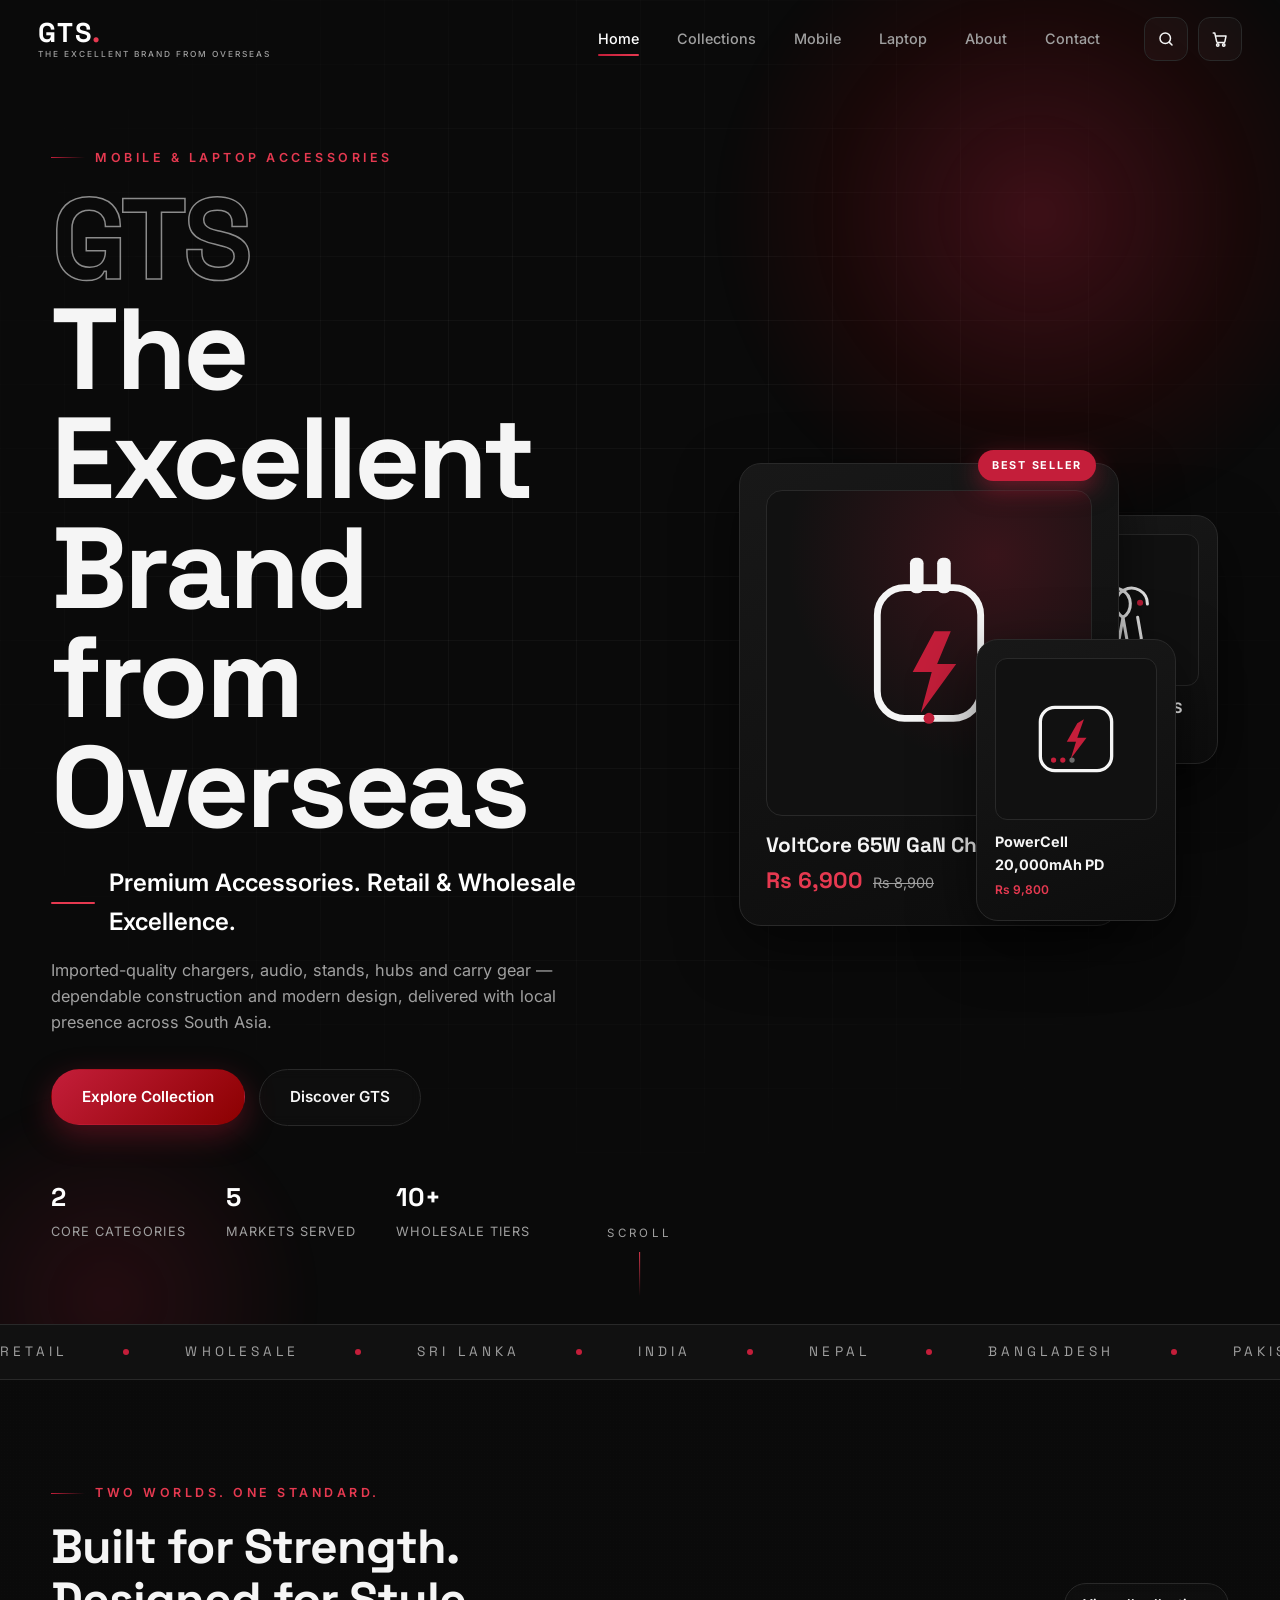
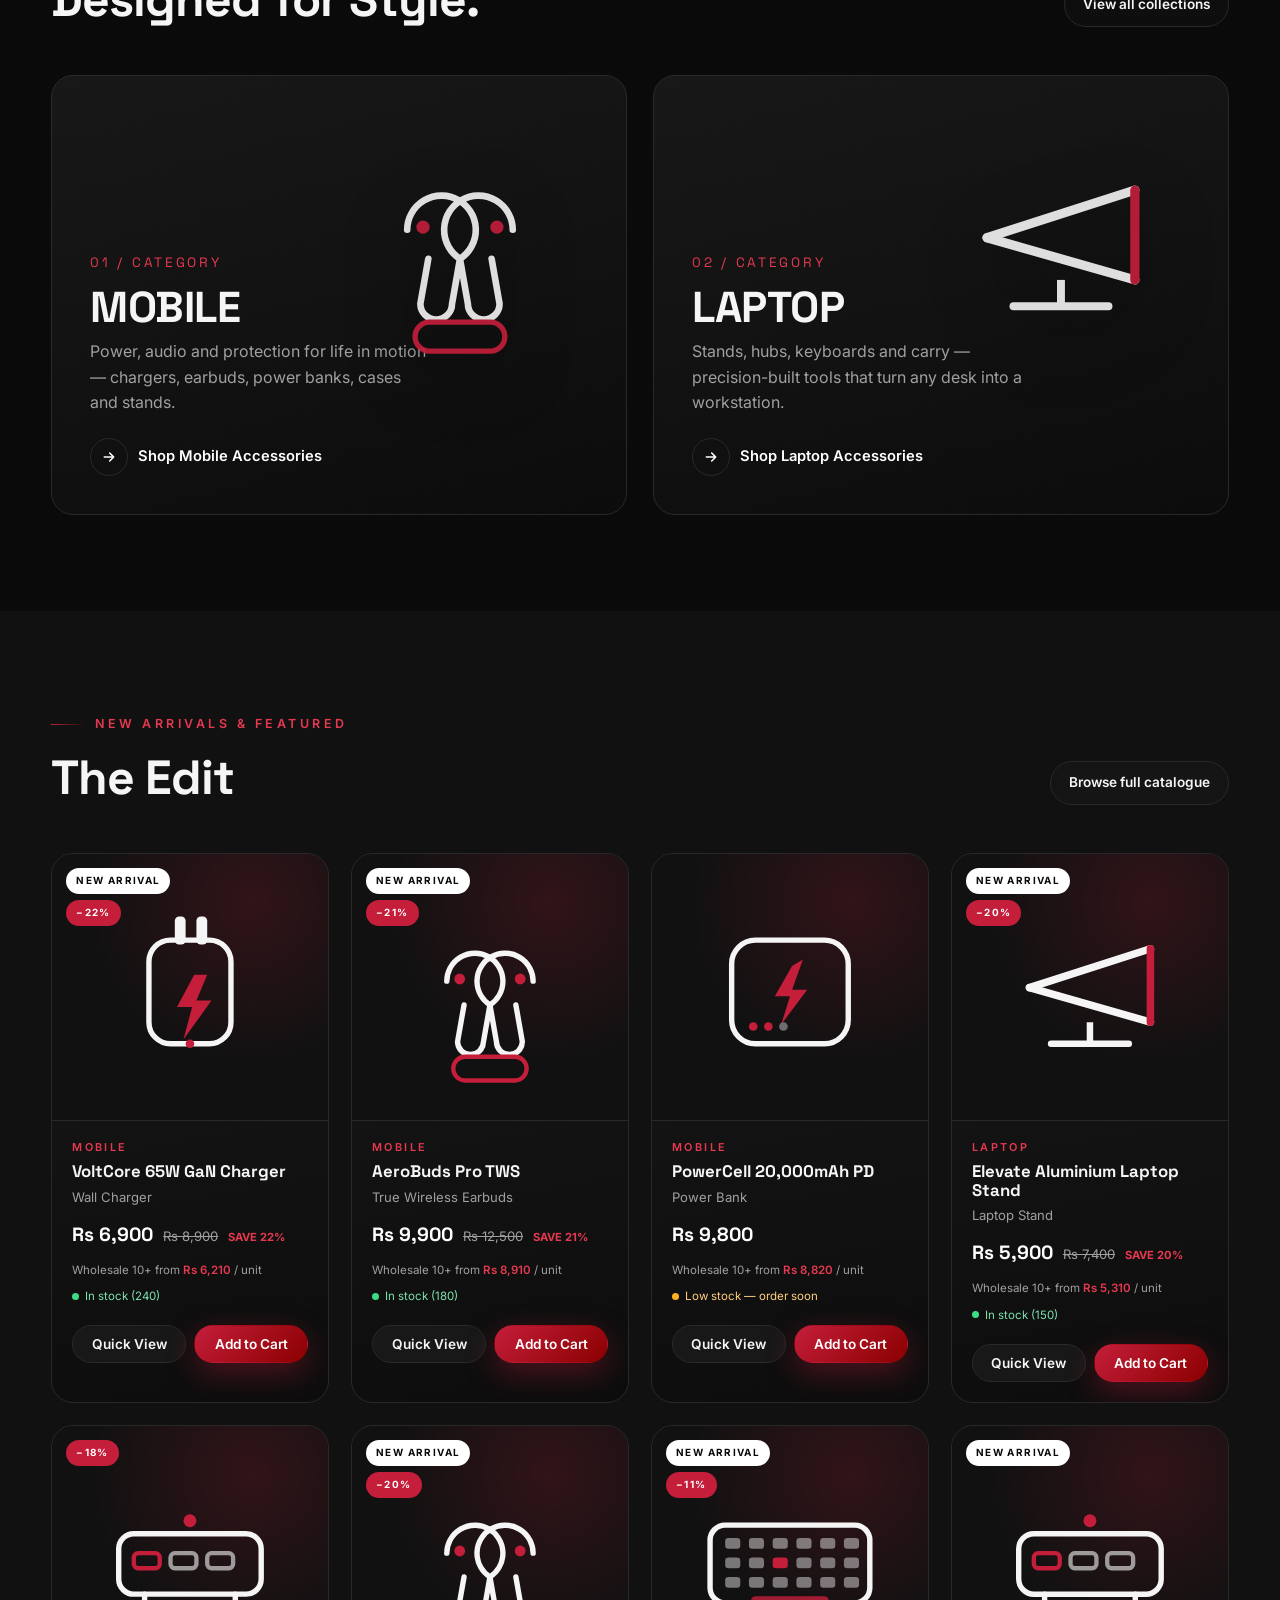
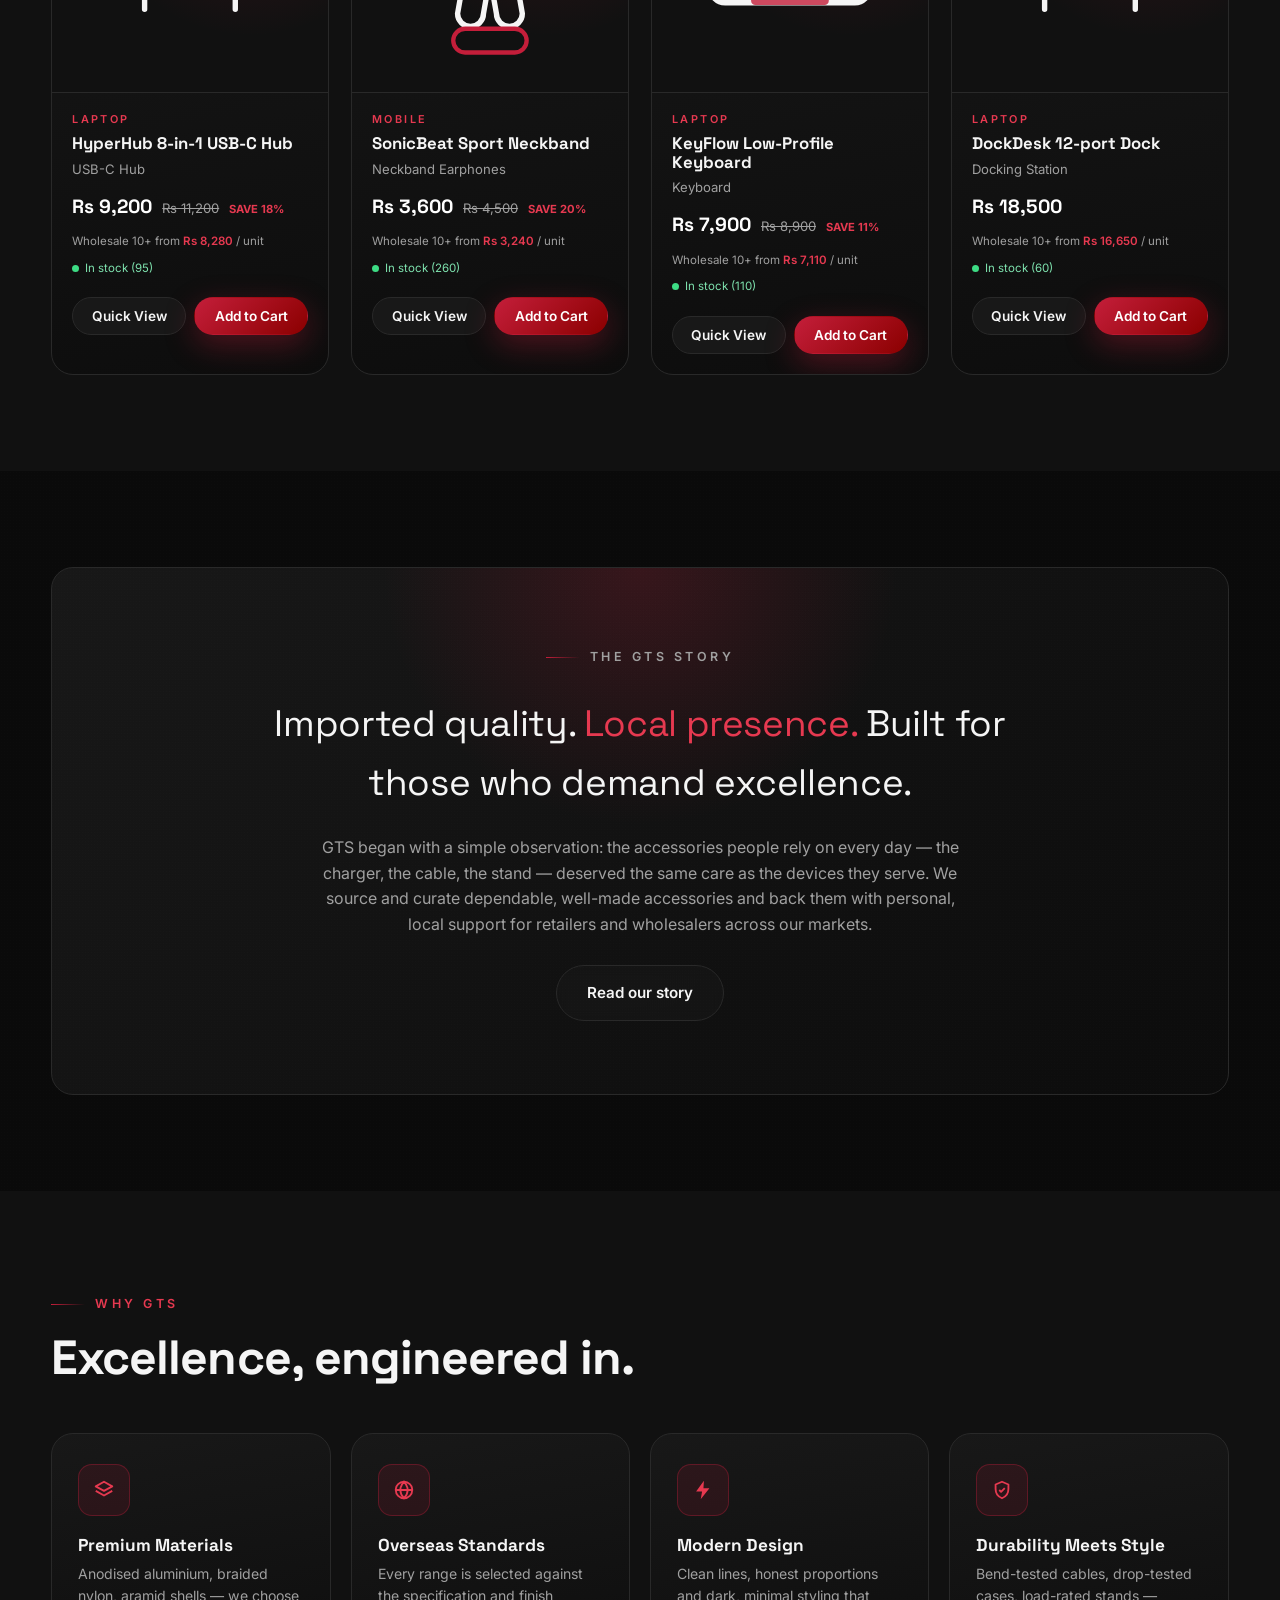
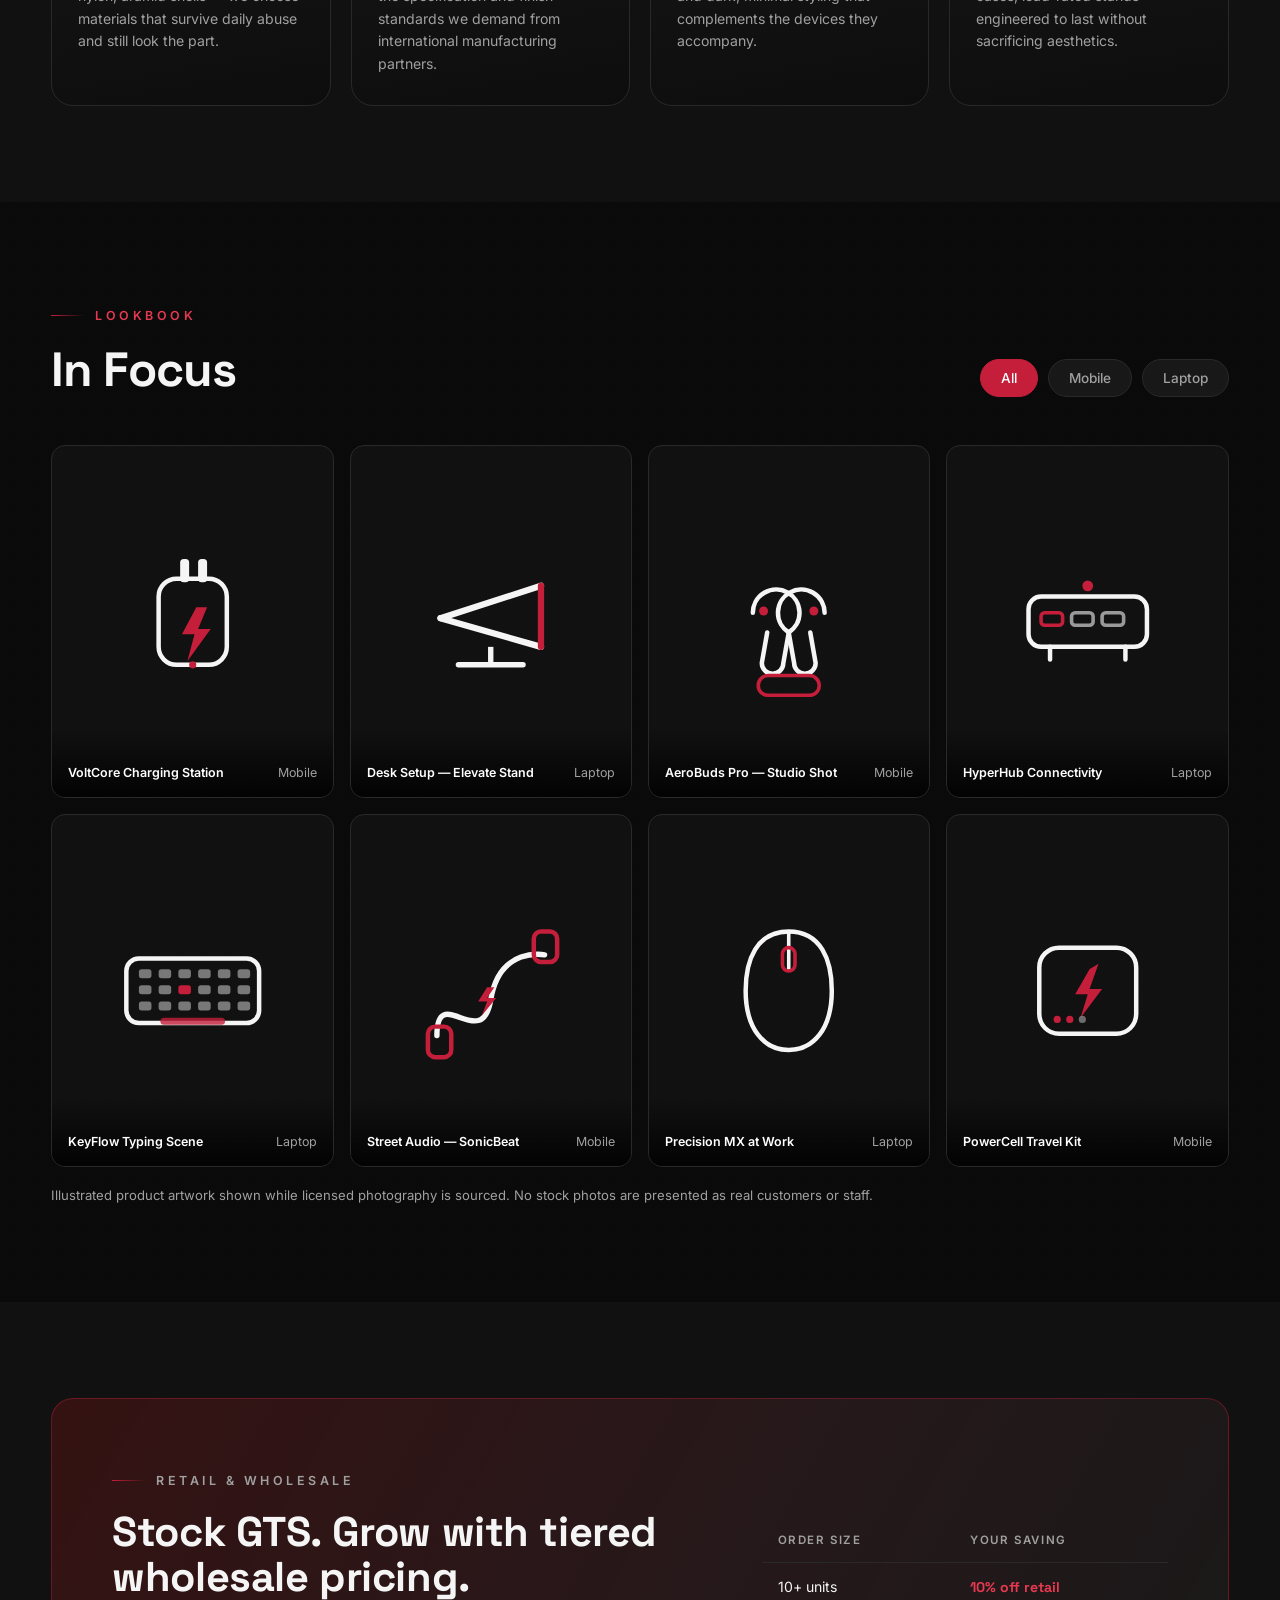
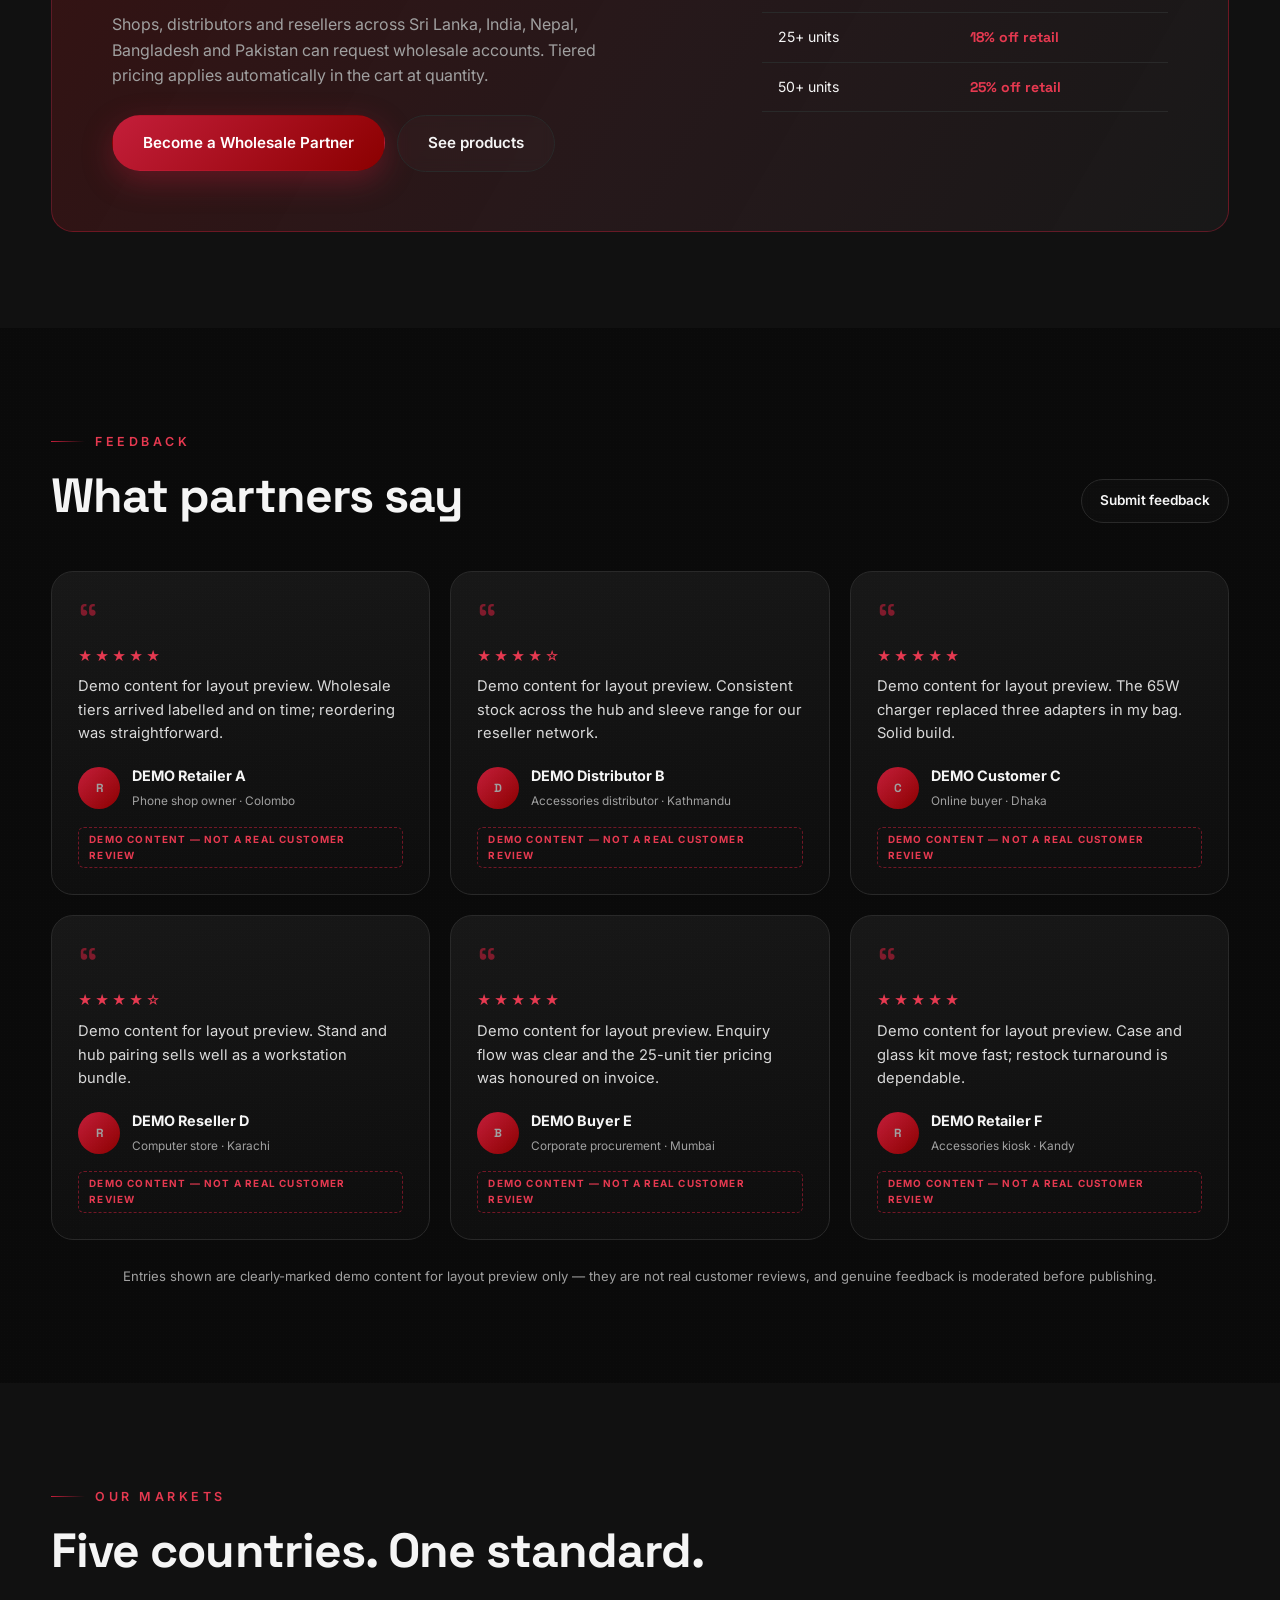
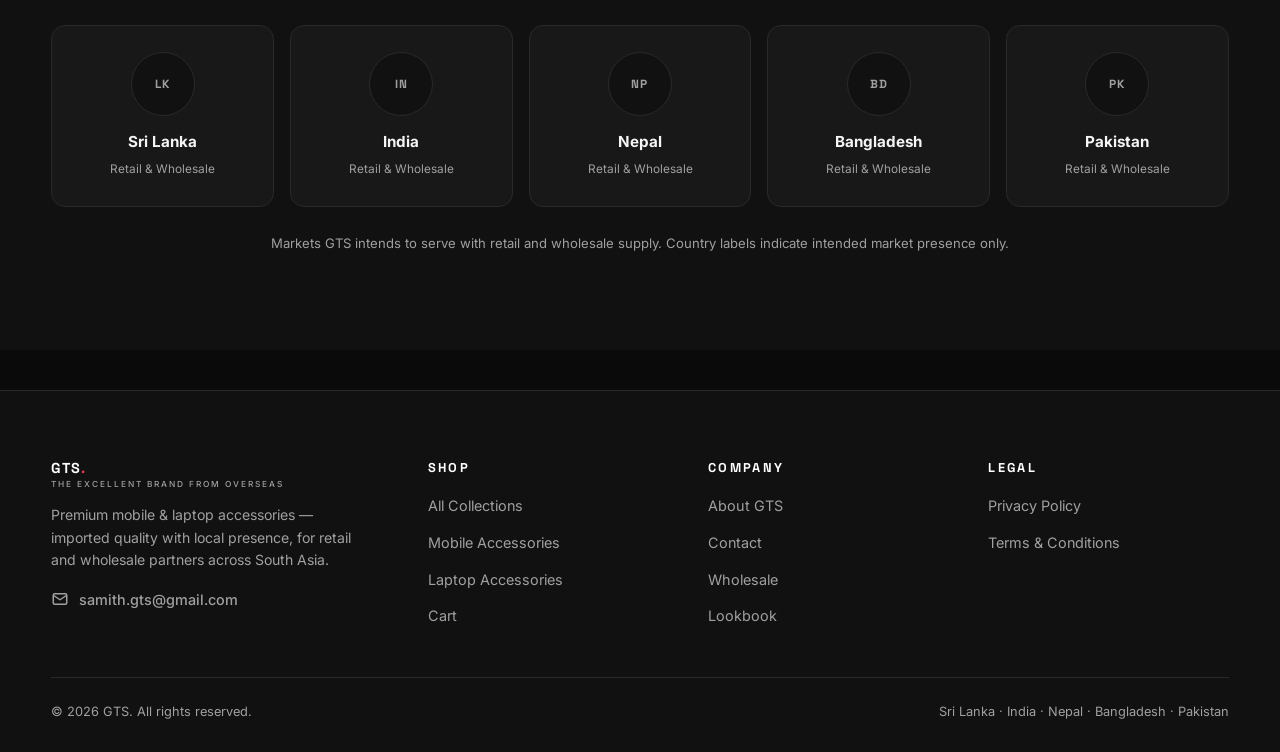
<file: index.html>
<!DOCTYPE html>
<html lang="en">
<head>
<meta charset="UTF-8">
<meta name="viewport" content="width=device-width, initial-scale=1.0">
<title>GTS — The Excellent Brand from Overseas | Mobile & Laptop Accessories</title>
<meta name="description" content="GTS — premium mobile and laptop accessories. Imported quality, local presence. Retail and wholesale across Sri Lanka, India, Nepal, Bangladesh and Pakistan.">
<meta property="og:title" content="GTS — The Excellent Brand from Overseas">
<meta property="og:description" content="Premium mobile & laptop accessories. Retail and wholesale.">
<meta property="og:type" content="website">
<link rel="preconnect" href="https://fonts.googleapis.com"><link rel="preconnect" href="https://fonts.gstatic.com" crossorigin>
<link href="https://fonts.googleapis.com/css2?family=Space+Grotesk:wght@500;700&family=Inter:wght@400;500;600&display=swap" rel="stylesheet">
<link rel="stylesheet" href="css/style.css">
<link rel="icon" href="data:image/svg+xml,<svg xmlns='http://www.w3.org/2000/svg' viewBox='0 0 32 32'><rect width='32' height='32' rx='7' fill='%230A0A0A'/><text x='16' y='22' font-family='sans-serif' font-size='15' font-weight='700' fill='white' text-anchor='middle'>G</text><circle cx='23' cy='9' r='3' fill='%23C41E3A'/></svg>">
</head>
<body data-page="Home">
<div id="app-header"></div>

<!-- ============ HERO ============ -->
<section class="hero">
  <div class="hero-bg">
    <div class="hero-grid"></div>
    <div class="hero-orb"></div><div class="hero-orb2"></div>
  </div>
  <div class="container hero-inner">
    <div>
      <p class="eyebrow reveal">Mobile &amp; Laptop Accessories</p>
      <h1 class="reveal"><span class="outline">GTS</span>The Excellent Brand from Overseas</h1>
      <p class="hero-tagline reveal">Premium Accessories. Retail &amp; Wholesale Excellence.</p>
      <p class="hero-sub reveal">Imported-quality chargers, audio, stands, hubs and carry gear — dependable construction and modern design, delivered with local presence across South Asia.</p>
      <div class="hero-ctas reveal">
        <a class="btn btn-primary" href="collections.html">Explore Collection</a>
        <a class="btn btn-ghost" href="about.html">Discover GTS</a>
      </div>
      <div class="hero-stats reveal">
        <div><b>2</b><span>Core categories</span></div>
        <div><b>5</b><span>Markets served</span></div>
        <div><b>10+</b><span>Wholesale tiers</span></div>
      </div>
    </div>
    <div class="hero-visual reveal" id="heroVisual" aria-hidden="true">
      <div class="hv-card hv-main" data-hero-tilt>
        <span class="hv-tag">Best Seller</span>
        <div class="art-wrap" id="heroMainArt"></div>
        <h3 id="heroMainName"></h3>
        <div class="hv-price" id="heroMainPrice"></div>
      </div>
      <div class="hv-card hv-float1" data-hero-tilt>
        <div class="mini-art" id="heroFloat1Art"></div>
        <b id="heroFloat1Name"></b><span id="heroFloat1Price"></span>
      </div>
      <div class="hv-card hv-float2" data-hero-tilt>
        <div class="mini-art" id="heroFloat2Art"></div>
        <b id="heroFloat2Name"></b><span id="heroFloat2Price"></span>
      </div>
    </div>
  </div>
  <div class="hero-scroll">Scroll</div>
</section>

<!-- ============ MARQUEE ============ -->
<div class="marquee" aria-hidden="true"><div class="marquee-track" id="marqueeTrack"></div></div>

<!-- ============ CATEGORY SPLIT ============ -->
<section class="section grain">
  <div class="container">
    <div class="section-head reveal">
      <div><p class="eyebrow">Two Worlds. One Standard.</p><h2 class="section-title">Built for Strength.<br>Designed for Style.</h2></div>
      <a class="btn btn-ghost btn-sm" href="collections.html">View all collections</a>
    </div>
    <div class="cat-grid">
      <a class="cat-panel reveal" href="collections.html?cat=mobile" data-tilt>
        <div class="cat-art" id="catArtMobile"></div>
        <span class="num">01 / CATEGORY</span>
        <h3>MOBILE</h3>
        <p>Power, audio and protection for life in motion — chargers, earbuds, power banks, cases and stands.</p>
        <span class="cat-link"><span class="arr" id="arrM"></span>Shop Mobile Accessories</span>
      </a>
      <a class="cat-panel reveal" href="collections.html?cat=laptop" data-tilt>
        <div class="cat-art" id="catArtLaptop"></div>
        <span class="num">02 / CATEGORY</span>
        <h3>LAPTOP</h3>
        <p>Stands, hubs, keyboards and carry — precision-built tools that turn any desk into a workstation.</p>
        <span class="cat-link"><span class="arr" id="arrL"></span>Shop Laptop Accessories</span>
      </a>
    </div>
  </div>
</section>

<!-- ============ FEATURED PRODUCTS ============ -->
<section class="section" style="background:var(--bg2)">
  <div class="container">
    <div class="section-head reveal">
      <div><p class="eyebrow">New Arrivals &amp; Featured</p><h2 class="section-title">The Edit</h2></div>
      <a class="btn btn-ghost btn-sm" href="collections.html">Browse full catalogue</a>
    </div>
    <div class="product-grid" id="featuredGrid"></div>
  </div>
</section>

<!-- ============ BRAND STORY ============ -->
<section class="section grain">
  <div class="container">
    <div class="story reveal">
      <p class="eyebrow" style="justify-content:center;display:inline-flex">The GTS Story</p>
      <blockquote>Imported quality. <em>Local presence.</em> Built for those who demand excellence.</blockquote>
      <p>GTS began with a simple observation: the accessories people rely on every day — the charger, the cable, the stand — deserved the same care as the devices they serve. We source and curate dependable, well-made accessories and back them with personal, local support for retailers and wholesalers across our markets.</p>
      <a class="btn btn-ghost" href="about.html">Read our story</a>
    </div>
  </div>
</section>

<!-- ============ WHY GTS ============ -->
<section class="section" style="background:var(--bg2)">
  <div class="container">
    <div class="section-head reveal"><div><p class="eyebrow">Why GTS</p><h2 class="section-title">Excellence, engineered in.</h2></div></div>
    <div class="feat-grid">
      <div class="feat-card reveal" id="feat1"><h3>Premium Materials</h3><p>Anodised aluminium, braided nylon, aramid shells — we choose materials that survive daily abuse and still look the part.</p></div>
      <div class="feat-card reveal" id="feat2"><h3>Overseas Standards</h3><p>Every range is selected against the specification and finish standards we demand from international manufacturing partners.</p></div>
      <div class="feat-card reveal" id="feat3"><h3>Modern Design</h3><p>Clean lines, honest proportions and dark, minimal styling that complements the devices they accompany.</p></div>
      <div class="feat-card reveal" id="feat4"><h3>Durability Meets Style</h3><p>Bend-tested cables, drop-tested cases, load-rated stands — engineered to last without sacrificing aesthetics.</p></div>
    </div>
  </div>
</section>

<!-- ============ LOOKBOOK / GALLERY ============ -->
<section class="section grain" id="gallery">
  <div class="container">
    <div class="section-head reveal">
      <div><p class="eyebrow">Lookbook</p><h2 class="section-title">In Focus</h2></div>
      <div class="gallery-filters" id="galleryFilters">
        <button class="chip active" data-gfilter="all">All</button>
        <button class="chip" data-gfilter="mobile">Mobile</button>
        <button class="chip" data-gfilter="laptop">Laptop</button>
      </div>
    </div>
    <div class="gallery-grid" id="galleryGrid"></div>
    <p class="country-note reveal" style="text-align:left;margin-top:18px">Illustrated product artwork shown while licensed photography is sourced. No stock photos are presented as real customers or staff.</p>
  </div>
</section>

<!-- ============ WHOLESALE BAND ============ -->
<section class="section" id="wholesale" style="background:var(--bg2)">
  <div class="container">
    <div class="band reveal">
      <div>
        <p class="eyebrow">Retail &amp; Wholesale</p>
        <h2>Stock GTS. Grow with tiered wholesale pricing.</h2>
        <p>Shops, distributors and resellers across Sri Lanka, India, Nepal, Bangladesh and Pakistan can request wholesale accounts. Tiered pricing applies automatically in the cart at quantity.</p>
        <div style="display:flex;gap:12px;margin-top:26px;flex-wrap:wrap">
          <a class="btn btn-primary" href="contact.html">Become a Wholesale Partner</a>
          <a class="btn btn-ghost" href="collections.html">See products</a>
        </div>
      </div>
      <table class="tier-table" aria-label="Wholesale pricing tiers">
        <thead><tr><th>Order size</th><th>Your saving</th></tr></thead>
        <tbody id="tierRows"></tbody>
      </table>
    </div>
  </div>
</section>

<!-- ============ TESTIMONIALS ============ -->
<section class="section grain">
  <div class="container">
    <div class="section-head reveal">
      <div><p class="eyebrow">Feedback</p><h2 class="section-title">What partners say</h2></div>
      <a class="btn btn-ghost btn-sm" href="contact.html">Submit feedback</a>
    </div>
    <div class="testi-grid" id="testiGrid"></div>
    <p class="country-note reveal">Entries shown are clearly-marked demo content for layout preview only — they are not real customer reviews, and genuine feedback is moderated before publishing.</p>
  </div>
</section>

<!-- ============ COUNTRIES ============ -->
<section class="section" style="background:var(--bg2)">
  <div class="container">
    <div class="section-head reveal"><div><p class="eyebrow">Our Markets</p><h2 class="section-title">Five countries. One standard.</h2></div></div>
    <div class="country-grid" id="countryGrid"></div>
    <p class="country-note reveal">Markets GTS intends to serve with retail and wholesale supply. Country labels indicate intended market presence only.</p>
  </div>
</section>

<div id="app-footer"></div>
<div class="lightbox" id="lightbox" role="dialog" aria-modal="true" aria-label="Image viewer">
  <button class="icon-btn lightbox-close" id="lightboxClose" aria-label="Close viewer">✕</button>
  <div class="lightbox-card" id="lightboxCard"></div>
</div>

<script src="js/data.js"></script>
<script src="js/main.js"></script>
<script>
document.addEventListener('DOMContentLoaded', () => {
  const products = gtsProducts();
  /* hero cards */
  const feat = products.filter(p => p.featured).slice(0,3);
  if (feat[0]) {
    document.getElementById('heroMainArt').innerHTML = productArt(feat[0].art);
    document.getElementById('heroMainName').textContent = feat[0].name;
    document.getElementById('heroMainPrice').innerHTML =
      `<b>${money(feat[0].sale && feat[0].sale < feat[0].price ? feat[0].sale : feat[0].price)}</b>` +
      (feat[0].sale && feat[0].sale < feat[0].price ? `<s>${money(feat[0].price)}</s>` : '');
  }
  if (feat[1]) {
    document.getElementById('heroFloat1Art').innerHTML = productArt(feat[1].art);
    document.getElementById('heroFloat1Name').textContent = feat[1].name;
    document.getElementById('heroFloat1Price').textContent = money(feat[1].sale && feat[1].sale < feat[1].price ? feat[1].sale : feat[1].price);
  }
  if (feat[2]) {
    document.getElementById('heroFloat2Art').innerHTML = productArt(feat[2].art);
    document.getElementById('heroFloat2Name').textContent = feat[2].name;
    document.getElementById('heroFloat2Price').textContent = money(feat[2].sale && feat[2].sale < feat[2].price ? feat[2].sale : feat[2].price);
  }
  /* hero parallax tilt */
  const visual = document.getElementById('heroVisual');
  if (visual && !window.matchMedia('(prefers-reduced-motion: reduce)').matches && !window.matchMedia('(max-width: 920px)').matches){
    document.querySelector('.hero').addEventListener('mousemove', e => {
      const r = visual.getBoundingClientRect();
      const x = (e.clientX - r.left)/r.width - .5, y = (e.clientY - r.top)/r.height - .5;
      visual.querySelectorAll('[data-hero-tilt]').forEach((c,i) => {
        const d = (i+1)*4;
        c.style.transform = `rotateY(${x*d}deg) rotateX(${-y*d}deg)`;
      });
    });
  }
  /* marquee */
  const words = ['Retail','Wholesale','Sri Lanka','India','Nepal','Bangladesh','Pakistan'];
  const half = words.map(w => `<span>${w}<i></i></span>`).join('');
  document.getElementById('marqueeTrack').innerHTML = half + half;
  /* category art + arrows */
  document.getElementById('catArtMobile').innerHTML = productArt('earbuds');
  document.getElementById('catArtLaptop').innerHTML = productArt('stand');
  document.getElementById('arrM').innerHTML = ICONS.arrow; document.getElementById('arrL').innerHTML = ICONS.arrow;
  /* featured products */
  const grid = document.getElementById('featuredGrid');
  grid.innerHTML = products.filter(p => p.featured).concat(products.filter(p => p.isNew && !p.featured)).slice(0,8).map((p,i)=>productCard(p, i*60)).join('');
  bindProductCards(grid);
  /* why icons */
  document.getElementById('feat1').insertAdjacentHTML('afterbegin', featIcon('layers'));
  document.getElementById('feat2').insertAdjacentHTML('afterbegin', featIcon('globe'));
  document.getElementById('feat3').insertAdjacentHTML('afterbegin', featIcon('bolt'));
  document.getElementById('feat4').insertAdjacentHTML('afterbegin', featIcon('shield'));
  /* tier rows */
  document.getElementById('tierRows').innerHTML = GTS_BRAND.wholesaleTiers.map(t =>
    `<tr><td>${t.label}</td><td><b>${t.discount}</b></td></tr>`).join('');
  /* gallery */
  const ggrid = document.getElementById('galleryGrid');
  function renderGallery(f){
    const items = gtsStore().gallery.filter(g => g.public && (f==='all' || g.tag===f));
    ggrid.innerHTML = items.map((g,i) => `
      <figure class="g-item reveal visible" data-gid="${g.id}" tabindex="0" role="button" aria-label="Open ${g.title}">
        ${galleryArt(g.art)}
        <figcaption><b>${g.title}</b><span>${g.tag==='mobile'?'Mobile':'Laptop'}</span></figcaption>
      </figure>`).join('');
    ggrid.querySelectorAll('.g-item').forEach(el => {
      const open = () => {
        const item = gtsStore().gallery.find(x => x.id === el.dataset.gid);
        document.getElementById('lightboxCard').innerHTML = `
          <div class="lightbox-art">${galleryArt(item.art, true)}</div>
          <div class="lightbox-meta"><div><b>${item.title}</b><p class="muted" style="font-size:.8rem;margin-top:2px">${item.alt||''}</p></div>
          <span class="badge badge-wholesale">${item.tag==='mobile'?'Mobile':'Laptop'}</span></div>`;
        document.getElementById('lightbox').classList.add('open');
        document.body.style.overflow = 'hidden';
      };
      el.addEventListener('click', open);
      el.addEventListener('keydown', e => { if (e.key==='Enter'||e.key===' '){ e.preventDefault(); open(); } });
    });
  }
  renderGallery('all');
  document.querySelectorAll('[data-gfilter]').forEach(b => b.addEventListener('click', () => {
    document.querySelectorAll('[data-gfilter]').forEach(x => x.classList.remove('active'));
    b.classList.add('active'); renderGallery(b.dataset.gfilter);
  }));
  const lbClose = () => { document.getElementById('lightbox').classList.remove('open'); document.body.style.overflow=''; };
  document.getElementById('lightboxClose').addEventListener('click', lbClose);
  document.getElementById('lightbox').addEventListener('click', e => { if (e.target.id==='lightbox') lbClose(); });
  document.addEventListener('keydown', e => { if (e.key==='Escape') lbClose(); });
  /* testimonials */
  document.getElementById('testiGrid').innerHTML = gtsStore().testimonials.filter(t=>t.status!=='hidden').slice(0,6).map(t => `
    <div class="testi-card reveal">
      <span class="quote-mark">“</span>
      <div class="stars" aria-label="${t.rating} out of 5 stars">${'★'.repeat(t.rating)}${'☆'.repeat(5-t.rating)}</div>
      <p>${t.text}</p>
      <div class="testi-who"><span class="testi-av">${t.name.replace('DEMO ','').charAt(0)}</span>
        <div><b>${t.name}</b><span>${t.role}</span></div></div>
      <span class="demo-flag">Demo content — not a real customer review</span>
    </div>`).join('');
  /* countries */
  document.getElementById('countryGrid').innerHTML = GTS_BRAND.countries.map(c => `
    <div class="country-card reveal"><span class="country-code">${c.code}</span><b>${c.name}</b><span>Retail &amp; Wholesale</span></div>`).join('');
  gtsReveal(); gtsTilt();
});
</script>
</body>
</html>
</file>
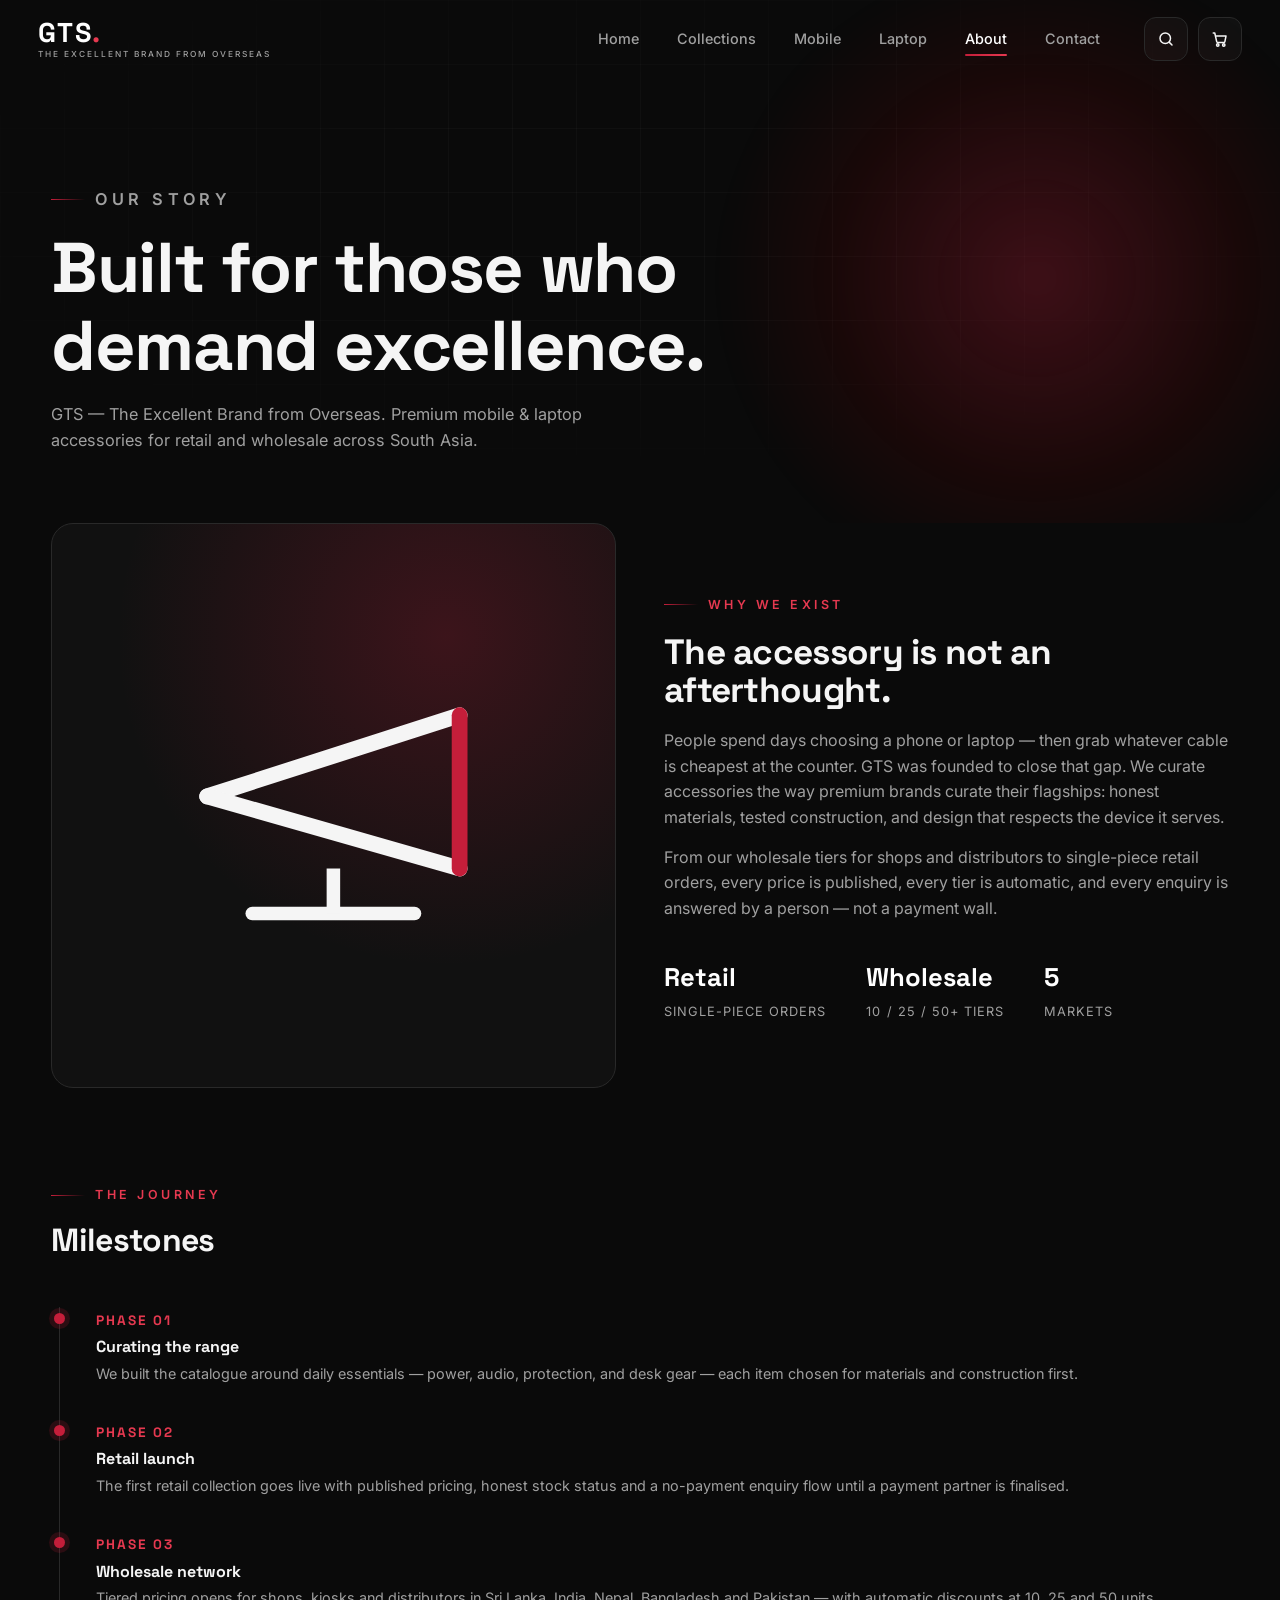
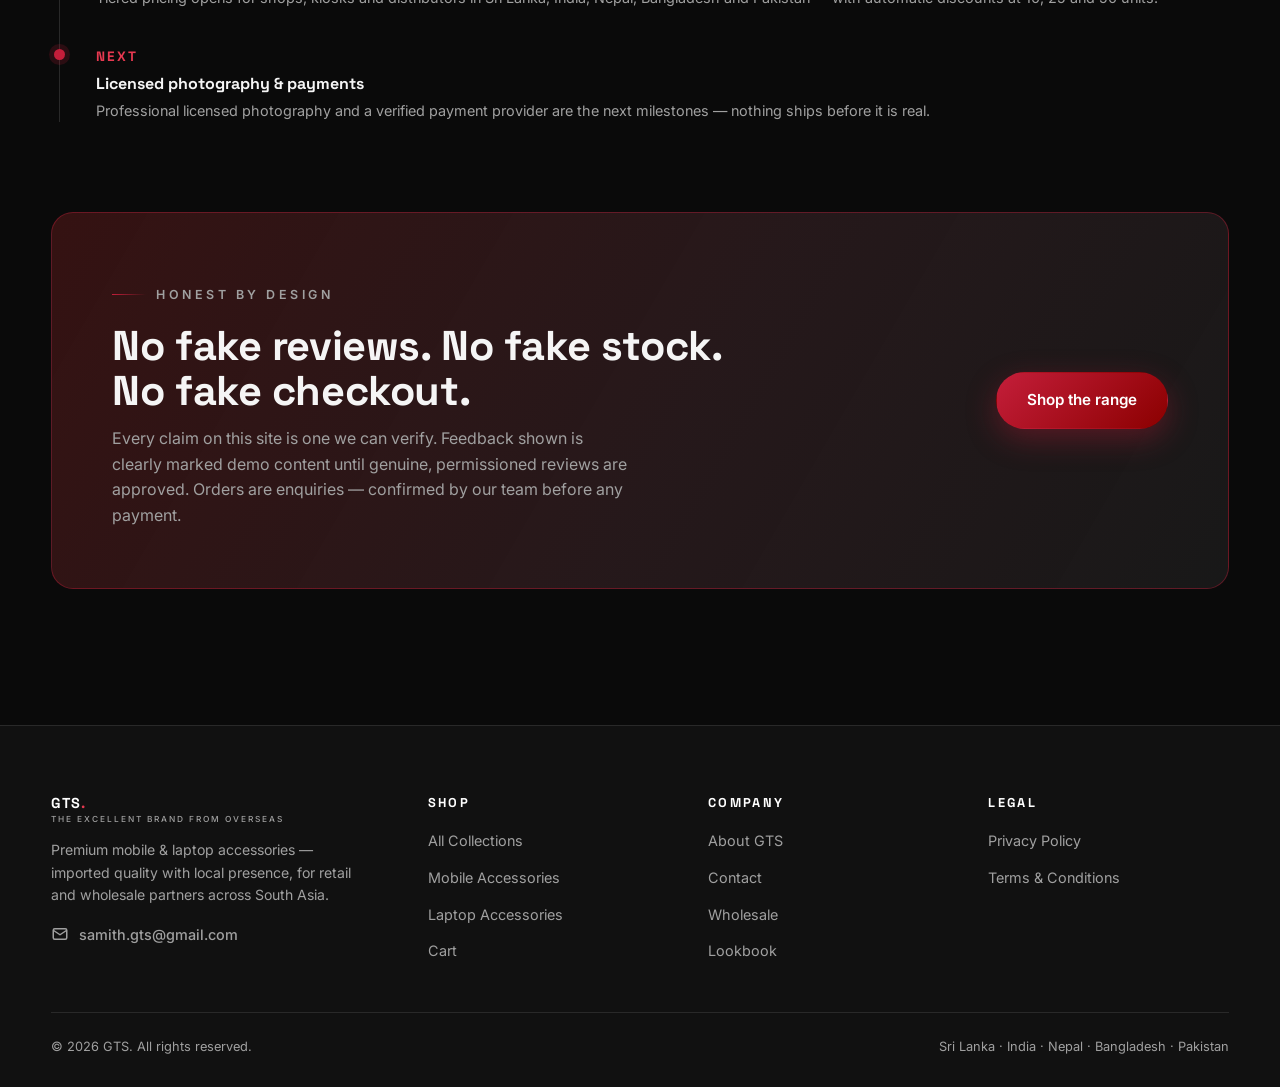
<file: about.html>
<!DOCTYPE html>
<html lang="en">
<head>
<meta charset="UTF-8"><meta name="viewport" content="width=device-width, initial-scale=1.0">
<title>About — GTS | The Excellent Brand from Overseas</title>
<meta name="description" content="The GTS story: imported quality, local presence, built for those who demand excellence.">
<link href="https://fonts.googleapis.com/css2?family=Space+Grotesk:wght@500;700&family=Inter:wght@400;500;600&display=swap" rel="stylesheet">
<link rel="stylesheet" href="css/style.css">
<link rel="icon" href="data:image/svg+xml,<svg xmlns='http://www.w3.org/2000/svg' viewBox='0 0 32 32'><rect width='32' height='32' rx='7' fill='%230A0A0A'/><text x='16' y='22' font-family='sans-serif' font-size='15' font-weight='700' fill='white' text-anchor='middle'>G</text><circle cx='23' cy='9' r='3' fill='%23C41E3A'/></svg>">
</head>
<body data-page="About">
<div id="app-header"></div>
<section class="page-hero">
  <div class="hero-bg"><div class="hero-grid"></div><div class="hero-orb"></div></div>
  <div class="container">
    <p class="eyebrow">Our Story</p>
    <h1>Built for those who<br>demand excellence.</h1>
    <p>GTS — The Excellent Brand from Overseas. Premium mobile &amp; laptop accessories for retail and wholesale across South Asia.</p>
  </div>
</section>
<main class="page container" style="padding-bottom:96px">
  <div class="about-grid">
    <div class="about-visual reveal" data-tilt><div id="aboutArt"></div></div>
    <div class="reveal">
      <p class="eyebrow">Why we exist</p>
      <h2 class="section-title" style="font-size:2.2rem">The accessory is not an afterthought.</h2>
      <p class="muted" style="margin-top:18px">People spend days choosing a phone or laptop — then grab whatever cable is cheapest at the counter. GTS was founded to close that gap. We curate accessories the way premium brands curate their flagships: honest materials, tested construction, and design that respects the device it serves.</p>
      <p class="muted" style="margin-top:14px">From our wholesale tiers for shops and distributors to single-piece retail orders, every price is published, every tier is automatic, and every enquiry is answered by a person — not a payment wall.</p>
      <div class="hero-stats" style="margin-top:36px">
        <div><b>Retail</b><span>Single-piece orders</span></div>
        <div><b>Wholesale</b><span>10 / 25 / 50+ tiers</span></div>
        <div><b>5</b><span>Markets</span></div>
      </div>
    </div>
  </div>
  <section style="margin-top:90px">
    <div class="section-head reveal"><div><p class="eyebrow">The Journey</p><h2 class="section-title" style="font-size:2rem">Milestones</h2></div></div>
    <div class="timeline">
      <div class="tl-item reveal"><b>PHASE 01</b><h4>Curating the range</h4><p>We built the catalogue around daily essentials — power, audio, protection, and desk gear — each item chosen for materials and construction first.</p></div>
      <div class="tl-item reveal"><b>PHASE 02</b><h4>Retail launch</h4><p>The first retail collection goes live with published pricing, honest stock status and a no-payment enquiry flow until a payment partner is finalised.</p></div>
      <div class="tl-item reveal"><b>PHASE 03</b><h4>Wholesale network</h4><p>Tiered pricing opens for shops, kiosks and distributors in Sri Lanka, India, Nepal, Bangladesh and Pakistan — with automatic discounts at 10, 25 and 50 units.</p></div>
      <div class="tl-item reveal"><b>NEXT</b><h4>Licensed photography &amp; payments</h4><p>Professional licensed photography and a verified payment provider are the next milestones — nothing ships before it is real.</p></div>
    </div>
  </section>
  <section style="margin-top:90px">
    <div class="band reveal">
      <div><p class="eyebrow">Honest by design</p><h2>No fake reviews. No fake stock. No fake checkout.</h2>
      <p>Every claim on this site is one we can verify. Feedback shown is clearly marked demo content until genuine, permissioned reviews are approved. Orders are enquiries — confirmed by our team before any payment.</p></div>
      <div style="text-align:right"><a class="btn btn-primary" href="collections.html">Shop the range</a></div>
    </div>
  </section>
</main>
<div id="app-footer"></div>
<script src="js/data.js"></script><script src="js/main.js"></script>
<script>document.addEventListener('DOMContentLoaded',()=>{ document.getElementById('aboutArt').innerHTML = productArt('stand'); gtsReveal(); gtsTilt(); });</script>
</body>
</html>
</file>
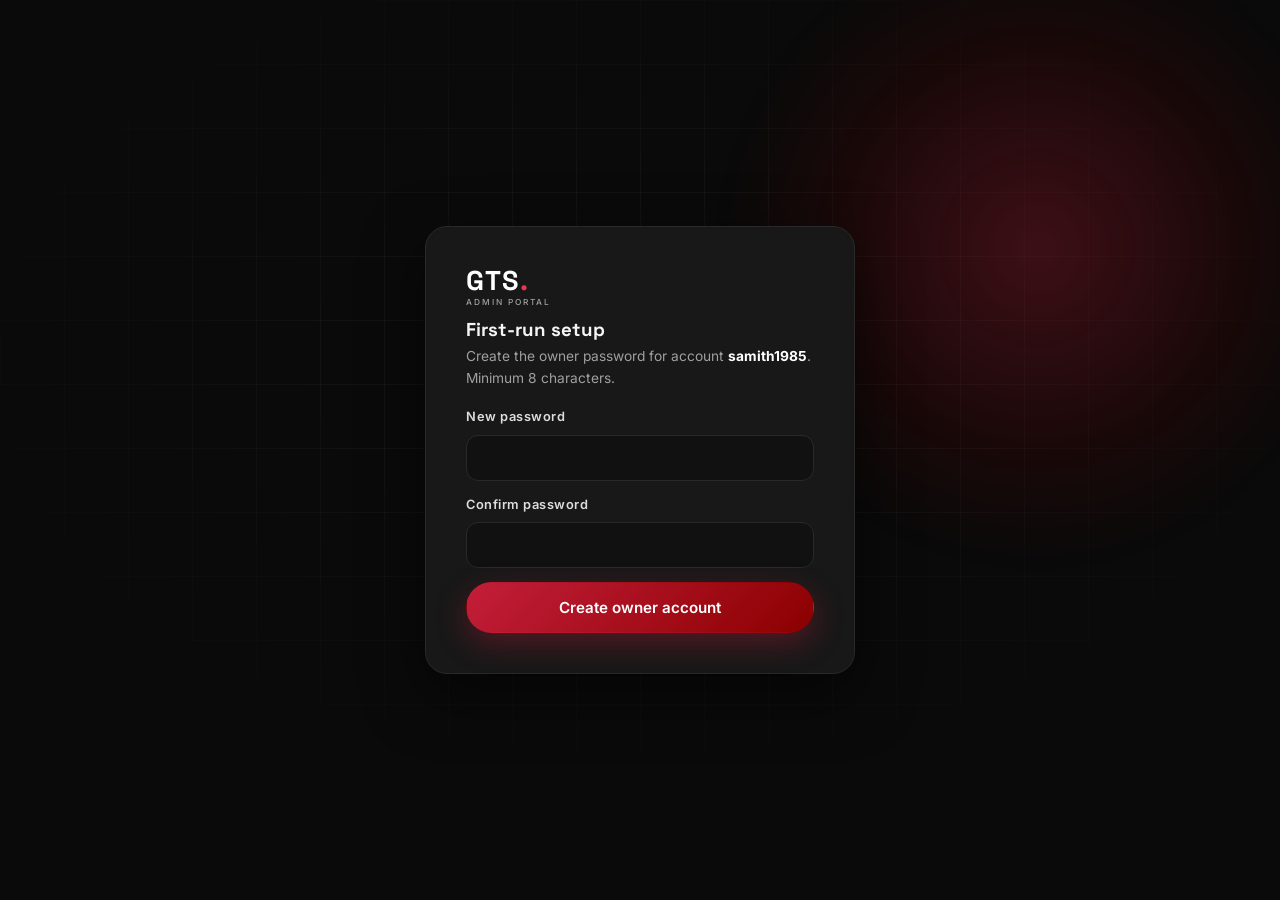
<file: admin.html>
<!DOCTYPE html>
<html lang="en">
<head>
<meta charset="UTF-8"><meta name="viewport" content="width=device-width, initial-scale=1.0">
<title>Admin — GTS Portal</title>
<meta name="robots" content="noindex,nofollow">
<link href="https://fonts.googleapis.com/css2?family=Space+Grotesk:wght@500;700&family=Inter:wght@400;500;600&display=swap" rel="stylesheet">
<link rel="stylesheet" href="css/style.css">
<link rel="icon" href="data:image/svg+xml,<svg xmlns='http://www.w3.org/2000/svg' viewBox='0 0 32 32'><rect width='32' height='32' rx='7' fill='%230A0A0A'/><text x='16' y='22' font-family='sans-serif' font-size='15' font-weight='700' fill='white' text-anchor='middle'>G</text><circle cx='23' cy='9' r='3' fill='%23C41E3A'/></svg>">
</head>
<body>
<!-- ======= LOGIN / FIRST-RUN SETUP ======= -->
<div class="admin-login-wrap" id="authView">
  <div class="hero-bg" style="position:absolute;inset:0"><div class="hero-grid"></div><div class="hero-orb"></div></div>
  <div class="admin-login-card">
    <a class="logo"><span><b>GTS</b><span class="logo-dot">.</span></span><small>Admin Portal</small></a>
    <!-- first-run: owner sets password -->
    <div id="setupBox" style="display:none">
      <h3 style="margin:14px 0 4px">First-run setup</h3>
      <p class="muted" style="font-size:.86rem">Create the owner password for account <b style="color:#fff">samith1985</b>. Minimum 8 characters.</p>
      <form id="setupForm" novalidate style="margin-top:18px;display:flex;flex-direction:column;gap:14px">
        <div class="field"><label for="sPass">New password</label><input id="sPass" type="password" required data-min="8" autocomplete="new-password"><span class="err">Minimum 8 characters.</span></div>
        <div class="field"><label for="sPass2">Confirm password</label><input id="sPass2" type="password" required autocomplete="new-password"><span class="err">Passwords do not match.</span></div>
        <button class="btn btn-primary" type="submit">Create owner account</button>
      </form>
    </div>
    <!-- normal login -->
    <div id="loginBox" style="display:none">
      <h3 style="margin:14px 0 4px">Sign in</h3>
      <p class="muted" style="font-size:.86rem">Authorised administrators only.</p>
      <form id="loginForm" novalidate style="margin-top:18px;display:flex;flex-direction:column;gap:14px">
        <div class="field"><label for="lUser">Username</label><input id="lUser" required autocomplete="username"><span class="err">Enter your username.</span></div>
        <div class="field"><label for="lPass">Password</label><input id="lPass" type="password" required autocomplete="current-password"><span class="err">Enter your password.</span></div>
        <div class="login-err" id="loginErr"></div>
        <button class="btn btn-primary" type="submit" id="loginBtn">Sign in</button>
      </form>
      <p class="login-note">Protected by rate limiting — repeated failed attempts temporarily lock this device. Sessions expire automatically.</p>
    </div>
  </div>
</div>

<!-- ======= ADMIN APP ======= -->
<div class="admin-shell" id="appView" style="display:none">
  <aside class="admin-side" id="adminSide">
    <a class="logo" href="index.html"><span><b>GTS</b><span class="logo-dot">.</span></span><small>Admin Portal</small></a>
    <button class="admin-nav-btn active" data-view="dashboard">Dashboard</button>
    <button class="admin-nav-btn" data-view="products">Products</button>
    <button class="admin-nav-btn" data-view="prices">Prices &amp; Log</button>
    <button class="admin-nav-btn" data-view="gallery">Gallery</button>
    <button class="admin-nav-btn" data-view="testimonials">Testimonials</button>
    <button class="admin-nav-btn" data-view="enquiries">Enquiries</button>
    <button class="admin-nav-btn" data-view="settings">Settings</button>
    <div style="margin-top:auto;display:flex;flex-direction:column;gap:8px">
      <a class="admin-nav-btn" href="index.html" style="text-align:center">View website ↗</a>
      <button class="admin-nav-btn" id="logoutBtn" style="text-align:center;color:var(--red2)">Log out</button>
    </div>
  </aside>
  <main class="admin-main">
    <div class="admin-topbar">
      <h1 id="viewTitle">Dashboard</h1>
      <button class="menu-toggle" id="adminMenuToggle" style="display:none" aria-label="Menu"><span></span><span></span><span></span></button>
    </div>

    <section class="view active" data-view="dashboard">
      <div class="stat-grid" id="statCards"></div>
      <div style="display:grid;grid-template-columns:1fr 1fr;gap:20px" class="dash-cols">
        <div class="info-card"><h3 style="margin-bottom:14px">Recent product updates</h3><div id="recentUpdates" style="font-size:.86rem"></div></div>
        <div class="info-card"><h3 style="margin-bottom:14px">Pending enquiries</h3><div id="recentEnquiries" style="font-size:.86rem"></div></div>
      </div>
    </section>

    <section class="view" data-view="products">
      <div style="display:flex;justify-content:space-between;align-items:center;gap:14px;flex-wrap:wrap;margin-bottom:18px">
        <p class="muted" style="font-size:.86rem">Add, edit, publish or archive products. Price changes are logged with your username and timestamp.</p>
        <button class="btn btn-primary btn-sm" id="addProductBtn">+ Add product</button>
      </div>
      <div class="info-card" style="padding:0;overflow:auto">
        <table class="admin-table"><thead><tr><th>Product</th><th>Category</th><th>Retail</th><th>Sale</th><th>Stock</th><th>Status</th><th>Actions</th></tr></thead>
        <tbody id="productRows"></tbody></table>
      </div>
      <div class="confirm-bar" id="deleteBar"></div>
    </section>

    <section class="view" data-view="prices">
      <p class="muted" style="font-size:.86rem;margin-bottom:18px">Quick price editor — updates the public catalogue, cards and cart instantly. All changes are recorded in the audit log below.</p>
      <div class="info-card" style="padding:0;overflow:auto">
        <table class="admin-table"><thead><tr><th>Product</th><th>Retail price (Rs)</th><th>Sale price (Rs)</th><th></th></tr></thead>
        <tbody id="priceRows"></tbody></table>
      </div>
      <div class="info-card" style="margin-top:20px;padding:0;overflow:auto">
        <h3 style="padding:18px 20px 0;font-size:1rem">Price change log</h3>
        <table class="admin-table price-log"><thead><tr><th>When</th><th>Product</th><th>Change</th><th>By</th></tr></thead>
        <tbody id="priceLogRows"></tbody></table>
      </div>
    </section>

    <section class="view" data-view="gallery">
      <p class="muted" style="font-size:.86rem;margin-bottom:18px">Upload images (JPEG / PNG / WebP, max 2&nbsp;MB each), set alt text, captions, category and visibility. Draft images never appear on the public site.</p>
      <div class="drop-zone" id="dropZone">Click or drag images here to upload<br><span style="font-size:.78rem">JPEG · PNG · WebP · max 2 MB</span>
        <input type="file" id="fileInput" accept="image/jpeg,image/png,image/webp" multiple hidden>
      </div>
      <div class="upload-preview" id="uploadPreview"></div>
      <div style="display:flex;gap:10px;margin:14px 0 22px;flex-wrap:wrap;align-items:center">
        <select class="select" id="upTag"><option value="mobile">Mobile</option><option value="laptop">Laptop</option></select>
        <label class="muted" style="font-size:.84rem;display:flex;gap:8px;align-items:center"><input type="checkbox" id="upPublic" checked> Publish immediately</label>
        <button class="btn btn-primary btn-sm" id="saveUploads" disabled>Save uploaded images</button>
      </div>
      <div class="gal-admin-grid" id="galAdminGrid"></div>
    </section>

    <section class="view" data-view="testimonials">
      <p class="muted" style="font-size:.86rem;margin-bottom:18px">Demo entries are locked and permanently watermarked on the public site. Only genuine, consent-confirmed feedback can be approved for display.</p>
      <div class="info-card" style="padding:0;overflow:auto">
        <table class="admin-table"><thead><tr><th>Feedback</th><th>Country</th><th>Status</th><th>Actions</th></tr></thead>
        <tbody id="testiRows"></tbody></table>
      </div>
    </section>

    <section class="view" data-view="enquiries">
      <p class="muted" style="font-size:.86rem;margin-bottom:18px">Customer contact and order enquiries. Private — never displayed publicly.</p>
      <div id="enquiryList"></div>
    </section>

    <section class="view" data-view="settings">
      <div style="display:grid;grid-template-columns:1fr 1fr;gap:20px" class="dash-cols">
        <div class="info-card">
          <h3 style="margin-bottom:14px">Change password</h3>
          <form id="passForm" novalidate style="display:flex;flex-direction:column;gap:14px">
            <div class="field"><label for="oldPass">Current password</label><input id="oldPass" type="password" required><span class="err">Required.</span></div>
            <div class="field"><label for="newPass">New password (min 8)</label><input id="newPass" type="password" required data-min="8" autocomplete="new-password"><span class="err">Minimum 8 characters.</span></div>
            <div class="field"><label for="newPass2">Confirm new password</label><input id="newPass2" type="password" required><span class="err">Passwords do not match.</span></div>
            <button class="btn btn-primary btn-sm" type="submit">Update password</button>
          </form>
        </div>
        <div class="info-card">
          <h3 style="margin-bottom:14px">Data &amp; recovery</h3>
          <p class="muted" style="font-size:.86rem;margin-bottom:16px">Download a full backup of catalogue, gallery, testimonials and enquiries as JSON, or reset the demo dataset.</p>
          <div style="display:flex;gap:10px;flex-wrap:wrap">
            <button class="btn btn-ghost btn-sm" id="exportBtn">Export backup (JSON)</button>
            <button class="btn btn-dark btn-sm" id="resetBtn">Reset demo data</button>
          </div>
          <div class="confirm-bar" id="resetBar"></div>
          <p class="muted" style="font-size:.78rem;margin-top:16px">Business email: <b style="color:#fff">samith.gts@gmail.com</b></p>
        </div>
      </div>
    </section>
  </main>
</div>

<!-- product modal -->
<div class="modal-backdrop" id="productModal" role="dialog" aria-modal="true">
  <div class="modal" style="width:min(680px,96vw)">
    <div class="modal-head"><h3 id="pmTitle">Add product</h3><button class="modal-close" id="pmClose" aria-label="Close">✕</button></div>
    <div class="modal-body">
      <form id="productForm" novalidate>
        <div class="form-grid">
          <div class="field"><label for="pfName">Name *</label><input id="pfName" required><span class="err">Required.</span></div>
          <div class="field"><label for="pfType">Type</label><input id="pfType" placeholder="e.g. Wall Charger"></div>
          <div class="field"><label for="pfCat">Category *</label><select id="pfCat"><option value="mobile">Mobile</option><option value="laptop">Laptop</option></select></div>
          <div class="field"><label for="pfArt">Artwork style</label><select id="pfArt">
            <option>charger</option><option>earbuds</option><option>cable</option><option>case</option><option>powerbank</option>
            <option>mount</option><option>stand</option><option>hub</option><option>mouse</option><option>keyboard</option>
            <option>sleeve</option><option>coolpad</option></select></div>
          <div class="field"><label for="pfPrice">Retail price (Rs) *</label><input id="pfPrice" type="number" min="0" step="1" required><span class="err">Price must be 0 or more.</span></div>
          <div class="field"><label for="pfSale">Sale price (Rs, optional)</label><input id="pfSale" type="number" min="0" step="1"><span class="err">Must be 0 or more.</span></div>
          <div class="field"><label for="pfStock">Stock status</label><select id="pfStock"><option value="in">In stock</option><option value="low">Low stock</option><option value="out">Out of stock</option></select></div>
          <div class="field"><label for="pfQty">Stock quantity</label><input id="pfQty" type="number" min="0" step="1" value="50"></div>
          <div class="field"><label for="pfStatus">Status</label><select id="pfStatus"><option value="published">Published</option><option value="draft">Draft</option></select></div>
          <div class="field" style="justify-content:flex-end"><label style="display:flex;gap:10px;align-items:center;flex-direction:row"><input type="checkbox" id="pfFeatured"> Featured</label>
          <label style="display:flex;gap:10px;align-items:center;flex-direction:row"><input type="checkbox" id="pfNew"> New arrival</label></div>
          <div class="field full"><label for="pfDesc">Description *</label><textarea id="pfDesc" rows="3" required data-min="10"></textarea><span class="err">Min 10 characters.</span></div>
        </div>
        <div style="display:flex;gap:10px;margin-top:20px;justify-content:flex-end">
          <button type="button" class="btn btn-ghost btn-sm" id="pmCancel">Cancel</button>
          <button type="submit" class="btn btn-primary btn-sm">Save product</button>
        </div>
      </form>
    </div>
  </div>
</div>

<script src="js/data.js"></script><script src="js/main.js"></script>
<script src="js/admin.js"></script>
</body>
</html>
</file>
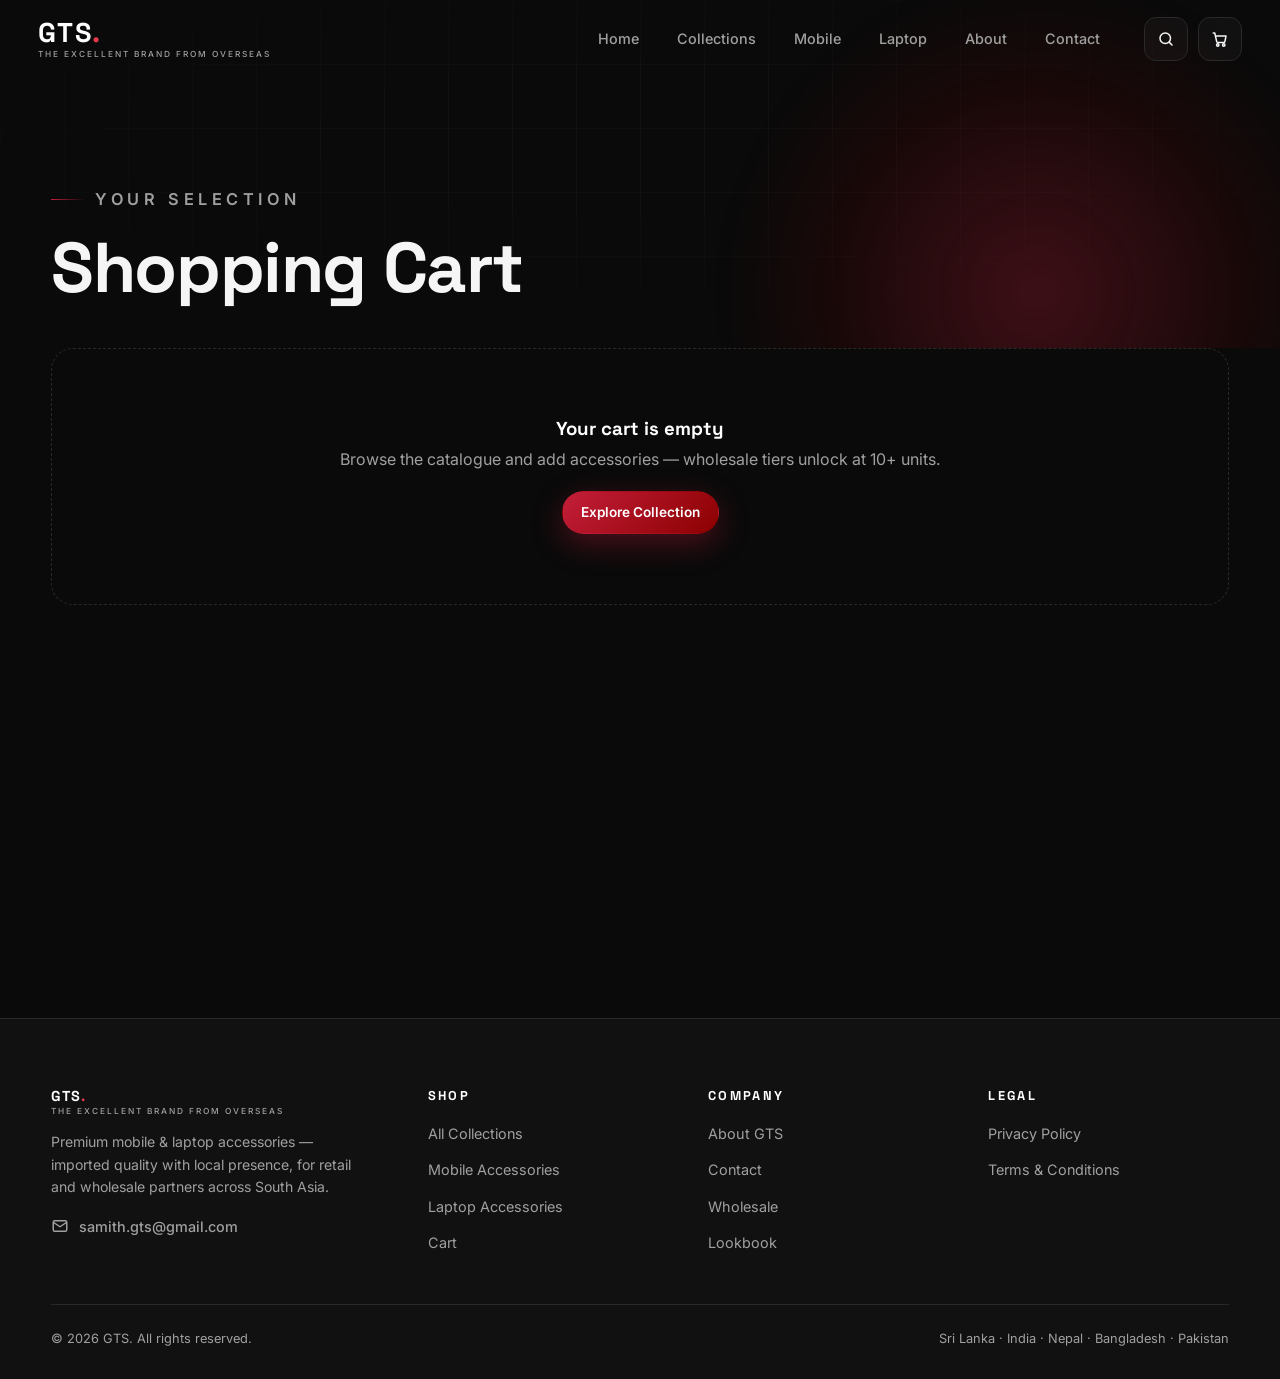
<file: cart.html>
<!DOCTYPE html>
<html lang="en">
<head>
<meta charset="UTF-8"><meta name="viewport" content="width=device-width, initial-scale=1.0">
<title>Cart — GTS</title>
<meta name="description" content="Your GTS cart — wholesale tiers apply automatically at quantity. Request an order enquiry; no payment is taken online.">
<link href="https://fonts.googleapis.com/css2?family=Space+Grotesk:wght@500;700&family=Inter:wght@400;500;600&display=swap" rel="stylesheet">
<link rel="stylesheet" href="css/style.css">
<link rel="icon" href="data:image/svg+xml,<svg xmlns='http://www.w3.org/2000/svg' viewBox='0 0 32 32'><rect width='32' height='32' rx='7' fill='%230A0A0A'/><text x='16' y='22' font-family='sans-serif' font-size='15' font-weight='700' fill='white' text-anchor='middle'>G</text><circle cx='23' cy='9' r='3' fill='%23C41E3A'/></svg>">
</head>
<body data-page="Cart">
<div id="app-header"></div>
<section class="page-hero" style="padding-bottom:40px">
  <div class="hero-bg"><div class="hero-grid"></div><div class="hero-orb"></div></div>
  <div class="container"><p class="eyebrow">Your Selection</p><h1>Shopping Cart</h1></div>
</section>
<main class="page container" style="padding-bottom:96px" id="cartRoot"></main>
<div id="app-footer"></div>
<script src="js/data.js"></script><script src="js/main.js"></script>
<script>
document.addEventListener('DOMContentLoaded', () => {
  const root = document.getElementById('cartRoot');
  function render(){
    const cart = gtsCart();
    if (!cart.length){
      root.innerHTML = `<div class="empty-state"><h3>Your cart is empty</h3><p>Browse the catalogue and add accessories — wholesale tiers unlock at 10+ units.</p>
        <a class="btn btn-primary btn-sm" href="collections.html" style="margin-top:18px">Explore Collection</a></div>`;
      return;
    }
    const lines = cart.map(line => {
      const p = gtsBySlug(line.slug); if(!p) return '';
      const eff = (p.sale && p.sale < p.price) ? p.sale : p.price;
      const w = gtsWholesalePrice(p, line.qty);
      return `<div class="cart-item" data-slug="${p.slug}">
        <a class="ci-art" href="product.html?slug=${p.slug}">${productArt(p.art)}</a>
        <div>
          <h4><a href="product.html?slug=${p.slug}">${p.name}</a></h4>
          <p class="ci-meta">${p.type} · ${p.category==='mobile'?'Mobile':'Laptop'}</p>
          <div class="qty" style="transform:scale(.85);transform-origin:left">
            <button data-dec aria-label="Decrease">−</button>
            <input value="${line.qty}" data-qty inputmode="numeric" aria-label="Quantity for ${p.name}">
            <button data-inc aria-label="Increase">+</button>
          </div>
          ${w.discount ? `<p class="pc-wholesale" style="margin-top:8px">✦ Wholesale tier applied — <b>${money(w.unit)}</b>/unit (${Math.round(w.discount*100)}% off ${money(eff)})</p>` : ''}
        </div>
        <div class="ci-right">
          <b>${money(line.unit * line.qty)}</b>
          <button class="link-btn" data-remove>Remove</button>
        </div>
      </div>`;
    }).join('');
    const t = gtsCartTotals();
    const qtyTotal = gtsCartCount();
    root.innerHTML = `<div class="cart-layout">
      <div>
        <p class="muted" style="font-size:.85rem;margin-bottom:16px">${cart.length} line item${cart.length>1?'s':''} · ${qtyTotal} unit${qtyTotal>1?'s':''} total</p>
        ${lines}
        <a class="link-btn" href="collections.html" style="text-decoration:none;display:inline-flex;gap:8px;align-items:center;margin-top:8px">← Continue shopping</a>
      </div>
      <div class="summary">
        <h3>Order Summary</h3>
        <div class="sum-row"><span>Retail subtotal</span><span>${money(t.subtotal)}</span></div>
        <div class="sum-row"><span>Wholesale savings</span><span style="color:#7ee2ae">− ${money(t.discount)}</span></div>
        <div class="sum-row"><span>Delivery</span><span class="free">Confirmed at order</span></div>
        <div class="sum-row total"><span>Total</span><span>${money(t.total)}</span></div>
        <div class="wholesale-note">Wholesale tiers (10 / 25 / 50+ units) are applied automatically per product line. No payment is taken online — your request goes to our team for confirmation.</div>
        <form id="orderForm" novalidate style="margin-top:22px">
          <div class="form-grid">
            <div class="field full"><label for="oName">Name *</label><input id="oName" required data-min="2" autocomplete="name"><span class="err">Please enter your name.</span></div>
            <div class="field full"><label for="oEmail">Email *</label><input id="oEmail" type="email" required autocomplete="email"><span class="err">Please enter a valid email.</span></div>
            <div class="field full"><label for="oCountry">Country *</label>
              <select id="oCountry" required><option value="">Select…</option><option>Sri Lanka</option><option>India</option><option>Nepal</option><option>Bangladesh</option><option>Pakistan</option><option>Other</option></select>
              <span class="err">Please select your country.</span></div>
            <div class="field full"><label for="oPhone">Phone (optional)</label><input id="oPhone" type="tel" autocomplete="tel"></div>
            <div class="field full"><label for="oMsg">Message (optional)</label><textarea id="oMsg" rows="3" placeholder="Delivery city, wholesale account, questions…"></textarea></div>
          </div>
          <button class="btn btn-primary" type="submit" id="orderSubmit" style="width:100%;margin-top:16px">Request Order / Enquire</button>
        </form>
        <div class="form-success" id="orderSuccess">
          <h4>Order request received</h4>
          <p class="muted" style="font-size:.88rem">Nothing has been charged. Our team will confirm stock, final pricing and delivery options by email.</p>
          <a class="btn btn-ghost btn-sm" id="orderMailto" style="margin-top:14px" href="#">Open summary in email app</a>
        </div>
      </div>
    </div>`;
    root.querySelectorAll('.cart-item').forEach(el => {
      const slug = el.dataset.slug;
      const input = el.querySelector('[data-qty]');
      el.querySelector('[data-inc]').addEventListener('click', ()=>{ gtsSetQty(slug,(parseInt(input.value)||1)+1); render(); });
      el.querySelector('[data-dec]').addEventListener('click', ()=>{ gtsSetQty(slug,(parseInt(input.value)||1)-1); render(); });
      input.addEventListener('change', ()=>{ gtsSetQty(slug, parseInt(input.value)||1); render(); });
      el.querySelector('[data-remove]').addEventListener('click', ()=>{ gtsRemoveFromCart(slug); gtsToast('Removed from cart'); render(); });
    });
    const form = document.getElementById('orderForm');
    form.addEventListener('submit', e => {
      e.preventDefault();
      if (!gtsValidate(form)){ gtsToast('Please fix the highlighted fields'); return; }
      const btn = document.getElementById('orderSubmit');
      btn.disabled = true; btn.textContent = 'Sending…';
      const linesTxt = cart.map(l => {
        const p = gtsBySlug(l.slug);
        return `• ${p.name} — ${l.qty} × ${money(l.unit)} = ${money(l.qty*l.unit)}`;
      }).join('\n');
      const body = `ORDER ENQUIRY — GTS\n====================\nName: ${oName.value.trim()}\nEmail: ${oEmail.value.trim()}\nCountry: ${oCountry.value}\nPhone: ${oPhone.value.trim()||'—'}\n\nITEMS\n${linesTxt}\n\nRetail subtotal: ${money(t.subtotal)}\nWholesale savings: - ${money(t.discount)}\nTOTAL: ${money(t.total)}\n\nNote: price snapshot at time of enquiry. No payment has been made.\n\nMessage:\n${oMsg.value.trim()||'—'}`;
      setTimeout(()=>{
        gtsSaveEnquiry({ kind:'order', name:oName.value.trim(), email:oEmail.value.trim(), country:oCountry.value, phone:oPhone.value.trim(), message:oMsg.value.trim(), items:cart, total:t.total });
        document.getElementById('orderMailto').href = gtsMailto('GTS Order Enquiry — ' + oCountry.value, body);
        document.getElementById('orderSuccess').classList.add('show');
        gtsSaveCart([]); render();
        gtsToast('Order request sent — thank you');
      }, 700);
    });
  }
  render();
});
</script>
</body>
</html>
</file>
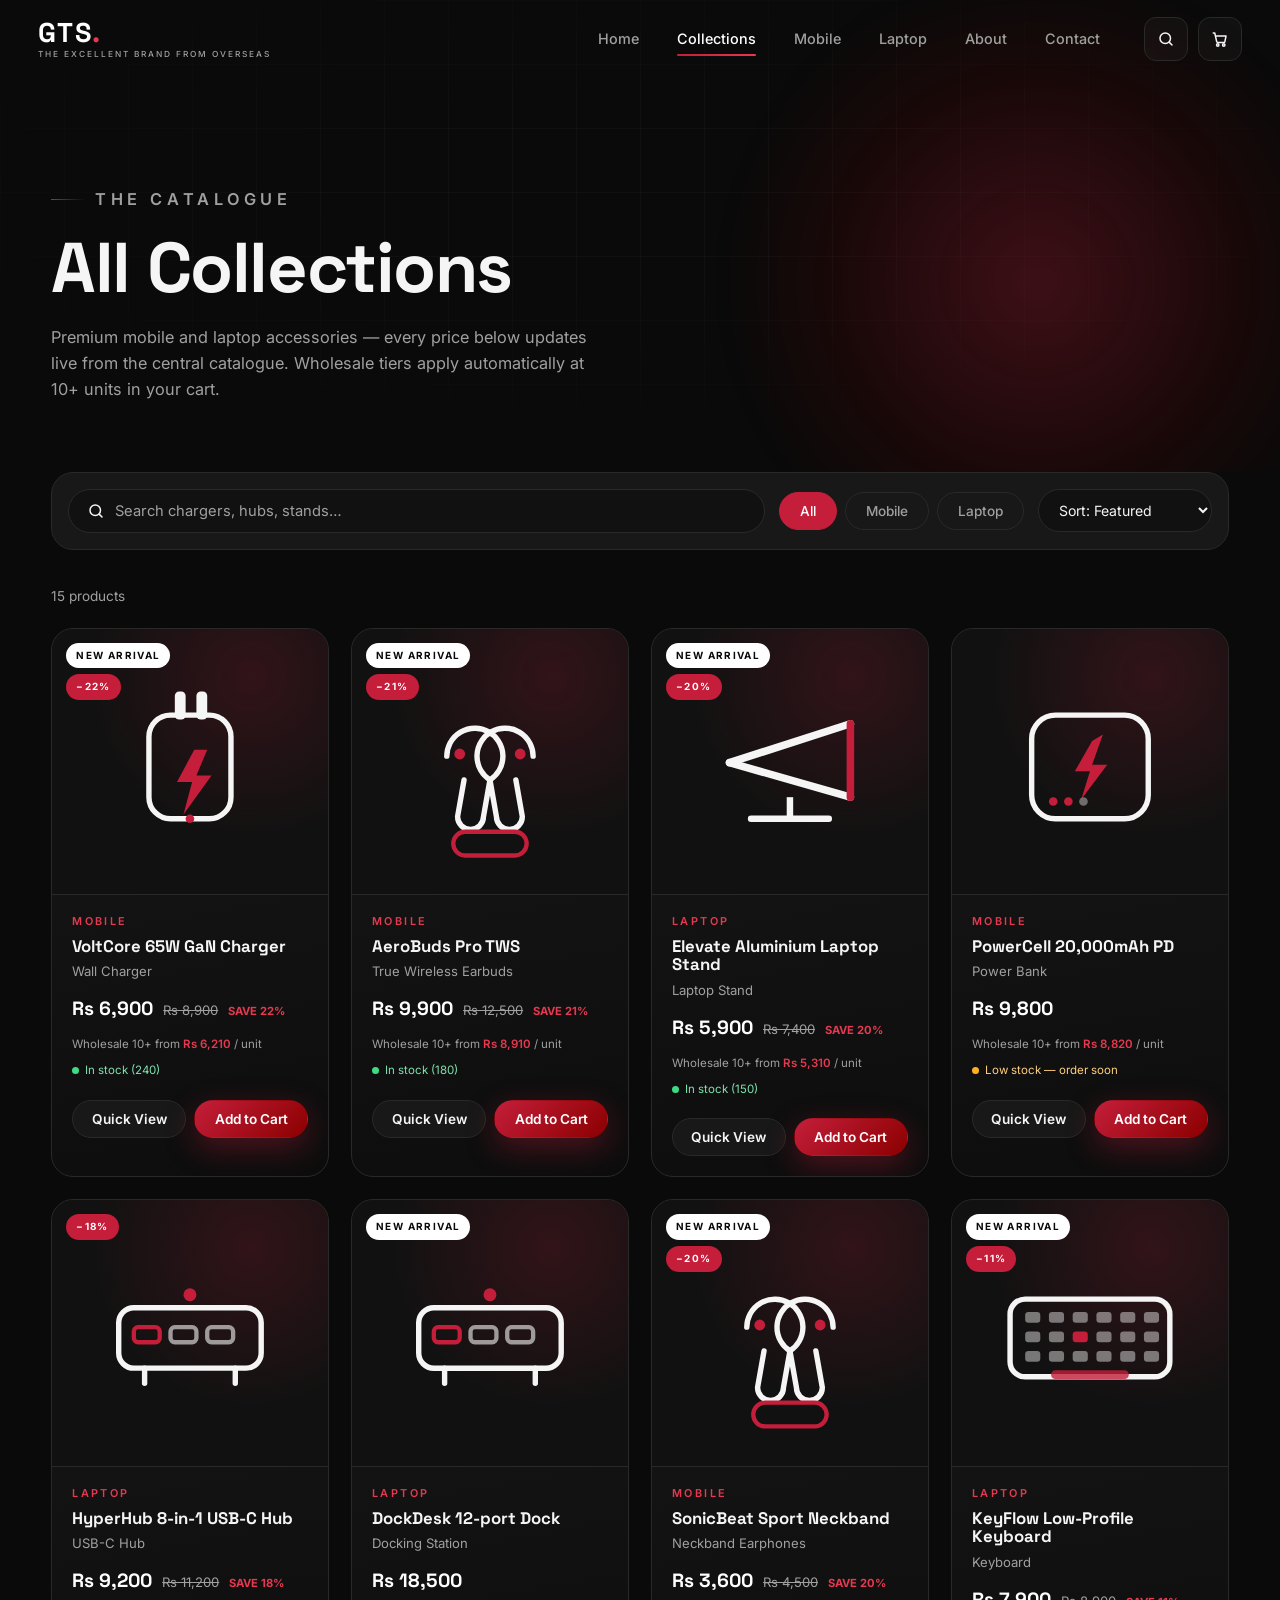
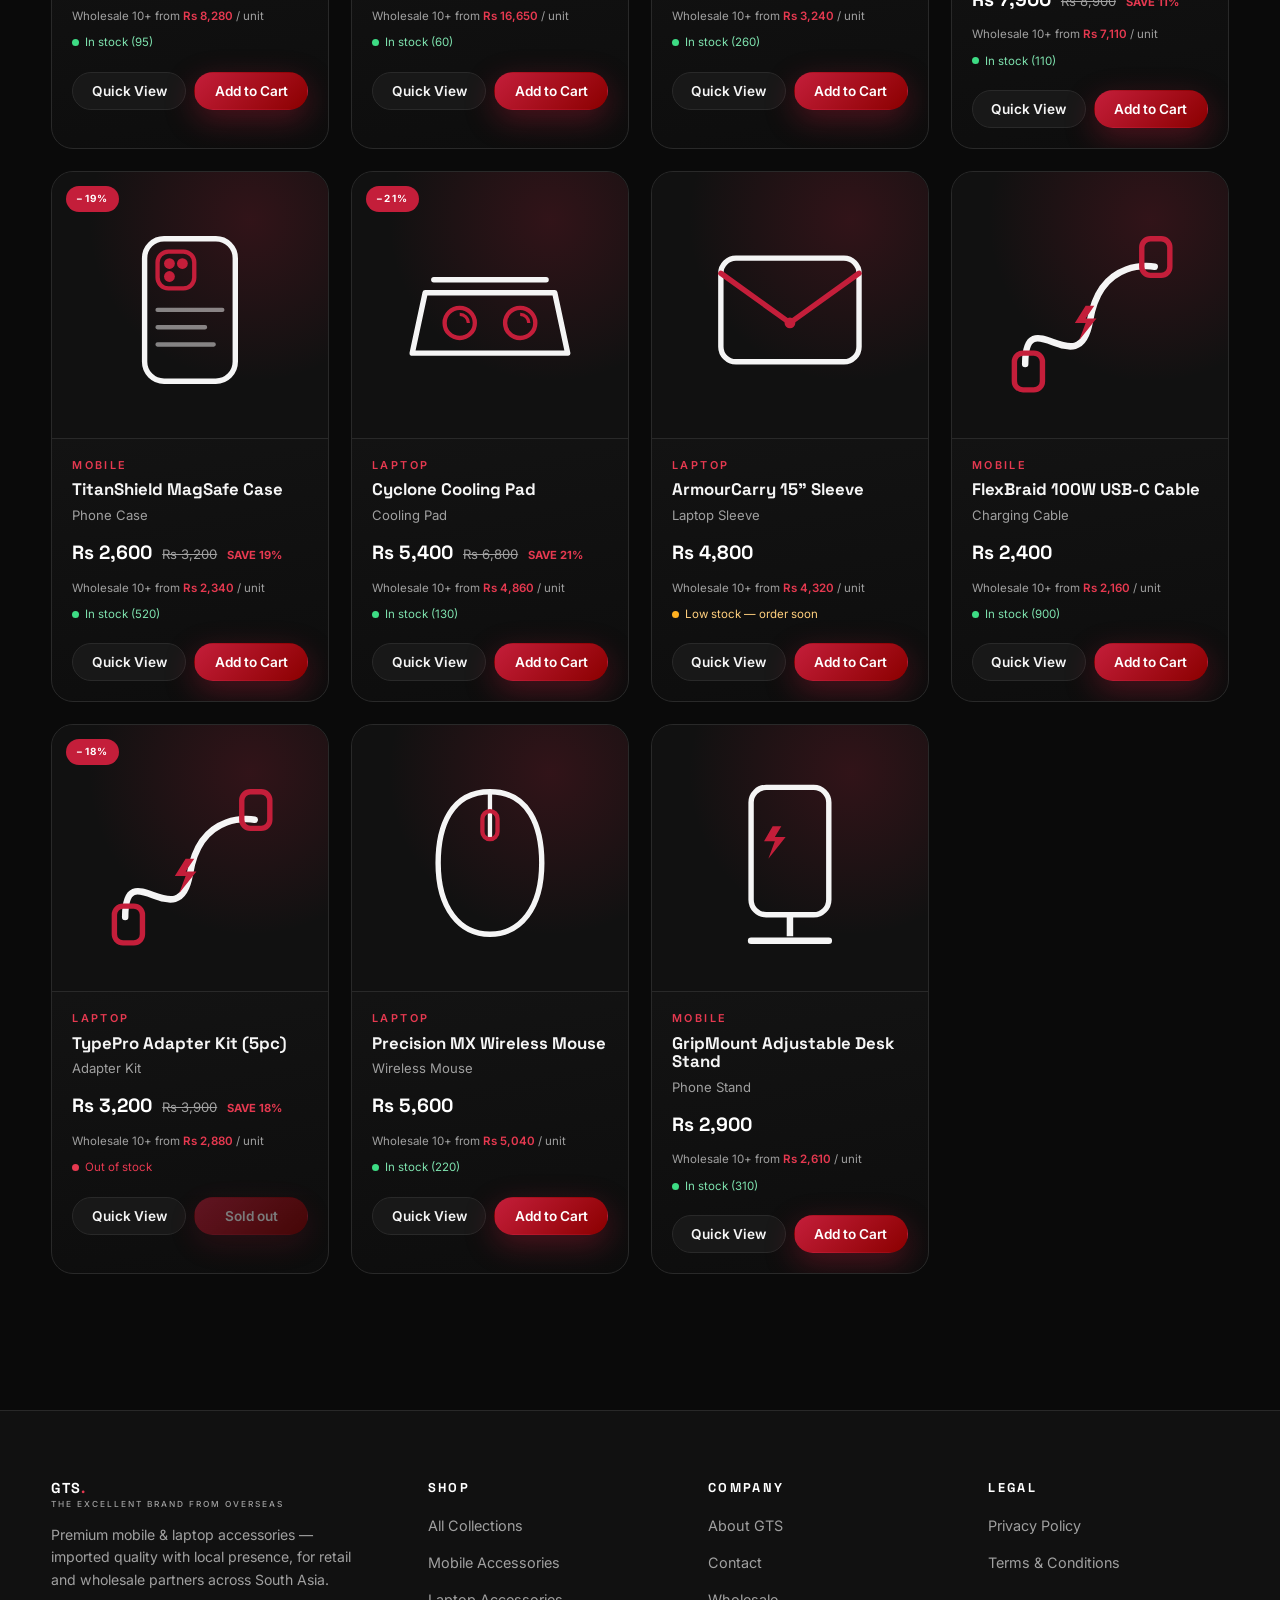
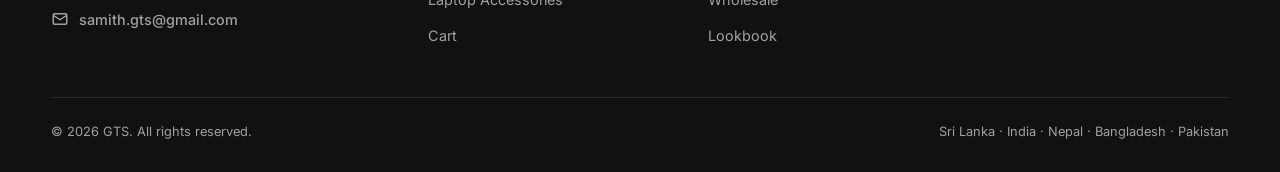
<file: collections.html>
<!DOCTYPE html>
<html lang="en">
<head>
<meta charset="UTF-8"><meta name="viewport" content="width=device-width, initial-scale=1.0">
<title>Collections — GTS | Mobile & Laptop Accessories</title>
<meta name="description" content="Browse the full GTS catalogue of premium mobile and laptop accessories. Filter, sort and order retail or wholesale.">
<link href="https://fonts.googleapis.com/css2?family=Space+Grotesk:wght@500;700&family=Inter:wght@400;500;600&display=swap" rel="stylesheet">
<link rel="stylesheet" href="css/style.css">
<link rel="icon" href="data:image/svg+xml,<svg xmlns='http://www.w3.org/2000/svg' viewBox='0 0 32 32'><rect width='32' height='32' rx='7' fill='%230A0A0A'/><text x='16' y='22' font-family='sans-serif' font-size='15' font-weight='700' fill='white' text-anchor='middle'>G</text><circle cx='23' cy='9' r='3' fill='%23C41E3A'/></svg>">
</head>
<body data-page="Collections">
<div id="app-header"></div>
<section class="page-hero">
  <div class="hero-bg"><div class="hero-grid"></div><div class="hero-orb"></div></div>
  <div class="container">
    <p class="eyebrow">The Catalogue</p>
    <h1>All Collections</h1>
    <p>Premium mobile and laptop accessories — every price below updates live from the central catalogue. Wholesale tiers apply automatically at 10+ units in your cart.</p>
  </div>
</section>
<main class="page container" style="padding-bottom:96px">
  <div class="filter-bar" id="search">
    <div class="search-input"><span id="searchIcon"></span>
      <input type="search" id="filterSearch" placeholder="Search chargers, hubs, stands…" aria-label="Search products">
    </div>
    <div style="display:flex;gap:8px;flex-wrap:wrap">
      <button class="chip active" data-cat="all">All</button>
      <button class="chip" data-cat="mobile">Mobile</button>
      <button class="chip" data-cat="laptop">Laptop</button>
    </div>
    <select class="select" id="filterSort" aria-label="Sort products">
      <option value="featured">Sort: Featured</option>
      <option value="new">Sort: Newest</option>
      <option value="price-asc">Price: Low → High</option>
      <option value="price-desc">Price: High → Low</option>
      <option value="name">Name: A → Z</option>
    </select>
  </div>
  <p class="muted" id="resultCount" style="margin-bottom:20px;font-size:.85rem"></p>
  <div class="product-grid" id="catalogGrid"></div>
  <div class="empty-state" id="emptyState" style="display:none">
    <h3>No products match your filters</h3>
    <p>Try a different search term or category.</p>
    <button class="btn btn-ghost btn-sm" id="resetFilters" style="margin-top:18px">Reset filters</button>
  </div>
</main>
<div id="app-footer"></div>
<script src="js/data.js"></script><script src="js/main.js"></script>
<script>
document.addEventListener('DOMContentLoaded', () => {
  document.getElementById('searchIcon').innerHTML = ICONS.search;
  const grid = document.getElementById('catalogGrid');
  const state = { cat:'all', q:'', sort:'featured' };
  const params = new URLSearchParams(location.search);
  if (params.get('cat')) state.cat = params.get('cat');
  if (location.hash === '#search') setTimeout(()=>document.getElementById('filterSearch').focus(), 400);

  function effective(p){ return (p.sale && p.sale < p.price) ? p.sale : p.price; }
  function render(){
    let list = gtsProducts().slice();
    if (state.cat !== 'all') list = list.filter(p => p.category === state.cat);
    if (state.q){ const q = state.q.toLowerCase();
      list = list.filter(p => (p.name+' '+p.type+' '+p.desc+' '+p.category).toLowerCase().includes(q)); }
    if (state.sort==='price-asc') list.sort((a,b)=>effective(a)-effective(b));
    else if (state.sort==='price-desc') list.sort((a,b)=>effective(b)-effective(a));
    else if (state.sort==='name') list.sort((a,b)=>a.name.localeCompare(b.name));
    else if (state.sort==='new') list.sort((a,b)=>b.created.localeCompare(a.created));
    else list.sort((a,b)=>(b.featured?1:0)-(a.featured?1:0) || b.updated.localeCompare(a.updated));
    document.getElementById('resultCount').textContent = list.length + ' product' + (list.length===1?'':'s');
    grid.innerHTML = list.map((p,i)=>productCard(p, Math.min(i,8)*50)).join('');
    document.getElementById('emptyState').style.display = list.length ? 'none' : 'block';
    grid.style.display = list.length ? 'grid' : 'none';
    bindProductCards(grid); gtsReveal();
  }
  document.querySelectorAll('[data-cat]').forEach(b => b.addEventListener('click', () => {
    document.querySelectorAll('[data-cat]').forEach(x=>x.classList.remove('active'));
    b.classList.add('active'); state.cat = b.dataset.cat; render();
  }));
  document.getElementById('filterSearch').addEventListener('input', e => { state.q = e.target.value; render(); });
  document.getElementById('filterSort').addEventListener('change', e => { state.sort = e.target.value; render(); });
  document.getElementById('resetFilters').addEventListener('click', () => {
    state.cat='all'; state.q=''; state.sort='featured';
    document.getElementById('filterSearch').value='';
    document.getElementById('filterSort').value='featured';
    document.querySelectorAll('[data-cat]').forEach(x=>x.classList.toggle('active', x.dataset.cat==='all'));
    render();
  });
  if (state.cat !== 'all') document.querySelectorAll('[data-cat]').forEach(x=>x.classList.toggle('active', x.dataset.cat===state.cat));
  render();
});
</script>
</body>
</html>
</file>
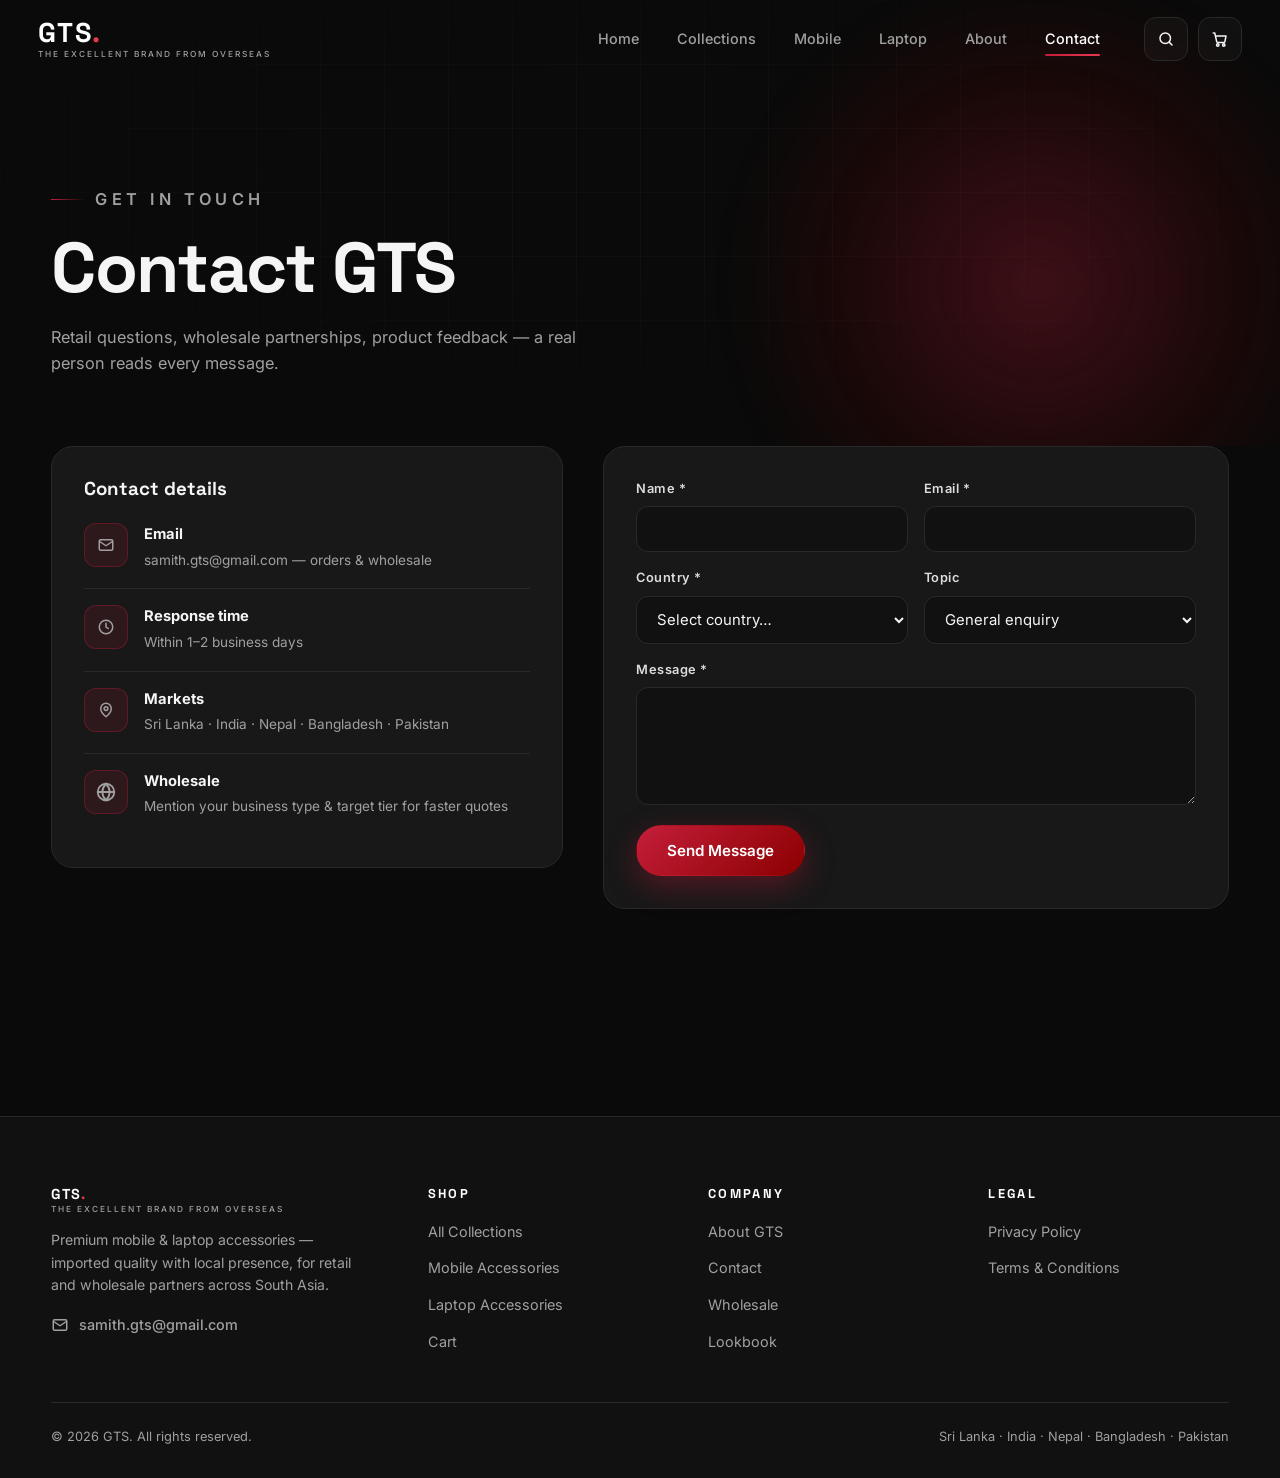
<file: contact.html>
<!DOCTYPE html>
<html lang="en">
<head>
<meta charset="UTF-8"><meta name="viewport" content="width=device-width, initial-scale=1.0">
<title>Contact — GTS</title>
<meta name="description" content="Contact GTS for retail orders, wholesale partnerships and product enquiries across Sri Lanka, India, Nepal, Bangladesh and Pakistan.">
<link href="https://fonts.googleapis.com/css2?family=Space+Grotesk:wght@500;700&family=Inter:wght@400;500;600&display=swap" rel="stylesheet">
<link rel="stylesheet" href="css/style.css">
<link rel="icon" href="data:image/svg+xml,<svg xmlns='http://www.w3.org/2000/svg' viewBox='0 0 32 32'><rect width='32' height='32' rx='7' fill='%230A0A0A'/><text x='16' y='22' font-family='sans-serif' font-size='15' font-weight='700' fill='white' text-anchor='middle'>G</text><circle cx='23' cy='9' r='3' fill='%23C41E3A'/></svg>">
</head>
<body data-page="Contact">
<div id="app-header"></div>
<section class="page-hero">
  <div class="hero-bg"><div class="hero-grid"></div><div class="hero-orb"></div></div>
  <div class="container">
    <p class="eyebrow">Get in touch</p>
    <h1>Contact GTS</h1>
    <p>Retail questions, wholesale partnerships, product feedback — a real person reads every message.</p>
  </div>
</section>
<main class="page container" style="padding-bottom:96px">
  <div class="contact-grid">
    <div class="info-card reveal">
      <h3 style="margin-bottom:8px">Contact details</h3>
      <div class="info-row"><span class="info-icon" id="icMail"></span><div><b>Email</b><span>samith.gts@gmail.com — orders &amp; wholesale</span></div></div>
      <div class="info-row"><span class="info-icon" id="icClock"></span><div><b>Response time</b><span>Within 1–2 business days</span></div></div>
      <div class="info-row"><span class="info-icon" id="icPin"></span><div><b>Markets</b><span>Sri Lanka · India · Nepal · Bangladesh · Pakistan</span></div></div>
      <div class="info-row"><span class="info-icon" id="icGlobe"></span><div><b>Wholesale</b><span>Mention your business type &amp; target tier for faster quotes</span></div></div>
    </div>
    <div class="info-card reveal">
      <form id="contactForm" novalidate>
        <div class="form-grid">
          <div class="field"><label for="cName">Name *</label><input id="cName" required data-min="2" autocomplete="name"><span class="err">Please enter your name.</span></div>
          <div class="field"><label for="cEmail">Email *</label><input id="cEmail" type="email" required autocomplete="email"><span class="err">Please enter a valid email address.</span></div>
          <div class="field"><label for="cCountry">Country *</label>
            <select id="cCountry" required>
              <option value="">Select country…</option>
              <option>Sri Lanka</option><option>India</option><option>Nepal</option><option>Bangladesh</option><option>Pakistan</option><option>Other</option>
            </select><span class="err">Please select your country.</span></div>
          <div class="field"><label for="cTopic">Topic</label>
            <select id="cTopic"><option>General enquiry</option><option>Wholesale partnership</option><option>Order enquiry</option><option>Product feedback</option></select></div>
          <div class="field full"><label for="cMsg">Message *</label><textarea id="cMsg" rows="5" required data-min="10"></textarea><span class="err">Please write a message (min 10 characters).</span></div>
        </div>
        <button class="btn btn-primary" type="submit" id="contactSubmit" style="margin-top:20px">Send Message</button>
        <div class="form-success" id="contactSuccess">
          <h4>Message received</h4>
          <p class="muted" style="font-size:.9rem">Thank you — your message has been recorded. Our team will reply within 1–2 business days.</p>
          <a class="btn btn-ghost btn-sm" id="contactMailto" style="margin-top:14px" href="#">Open in your email app</a>
        </div>
      </form>
    </div>
  </div>
</main>
<div id="app-footer"></div>
<script src="js/data.js"></script><script src="js/main.js"></script>
<script>
document.addEventListener('DOMContentLoaded', () => {
  document.getElementById('icMail').innerHTML = ICONS.mail;
  document.getElementById('icClock').innerHTML = ICONS.clock;
  document.getElementById('icPin').innerHTML = ICONS.pin;
  document.getElementById('icGlobe').innerHTML = ICONS.globe;
  const form = document.getElementById('contactForm');
  form.addEventListener('submit', e => {
    e.preventDefault();
    if (!gtsValidate(form)){ gtsToast('Please fix the highlighted fields'); return; }
    const btn = document.getElementById('contactSubmit');
    btn.disabled = true; btn.textContent = 'Sending…';
    const data = {
      kind:'contact', name:cName.value.trim(), email:cEmail.value.trim(),
      country:cCountry.value, topic:cTopic.value, message:cMsg.value.trim()
    };
    setTimeout(() => {
      gtsSaveEnquiry(data);
      const body = `Name: ${data.name}\nEmail: ${data.email}\nCountry: ${data.country}\nTopic: ${data.topic}\n\n${data.message}`;
      document.getElementById('contactMailto').href = gtsMailto('GTS Contact — ' + data.topic, body);
      document.getElementById('contactSuccess').classList.add('show');
      form.reset(); btn.disabled = false; btn.textContent = 'Send Message';
      gtsToast('Message sent successfully');
      document.getElementById('contactSuccess').scrollIntoView({behavior:'smooth', block:'center'});
    }, 700);
  });
  gtsReveal();
});
</script>
</body>
</html>
</file>
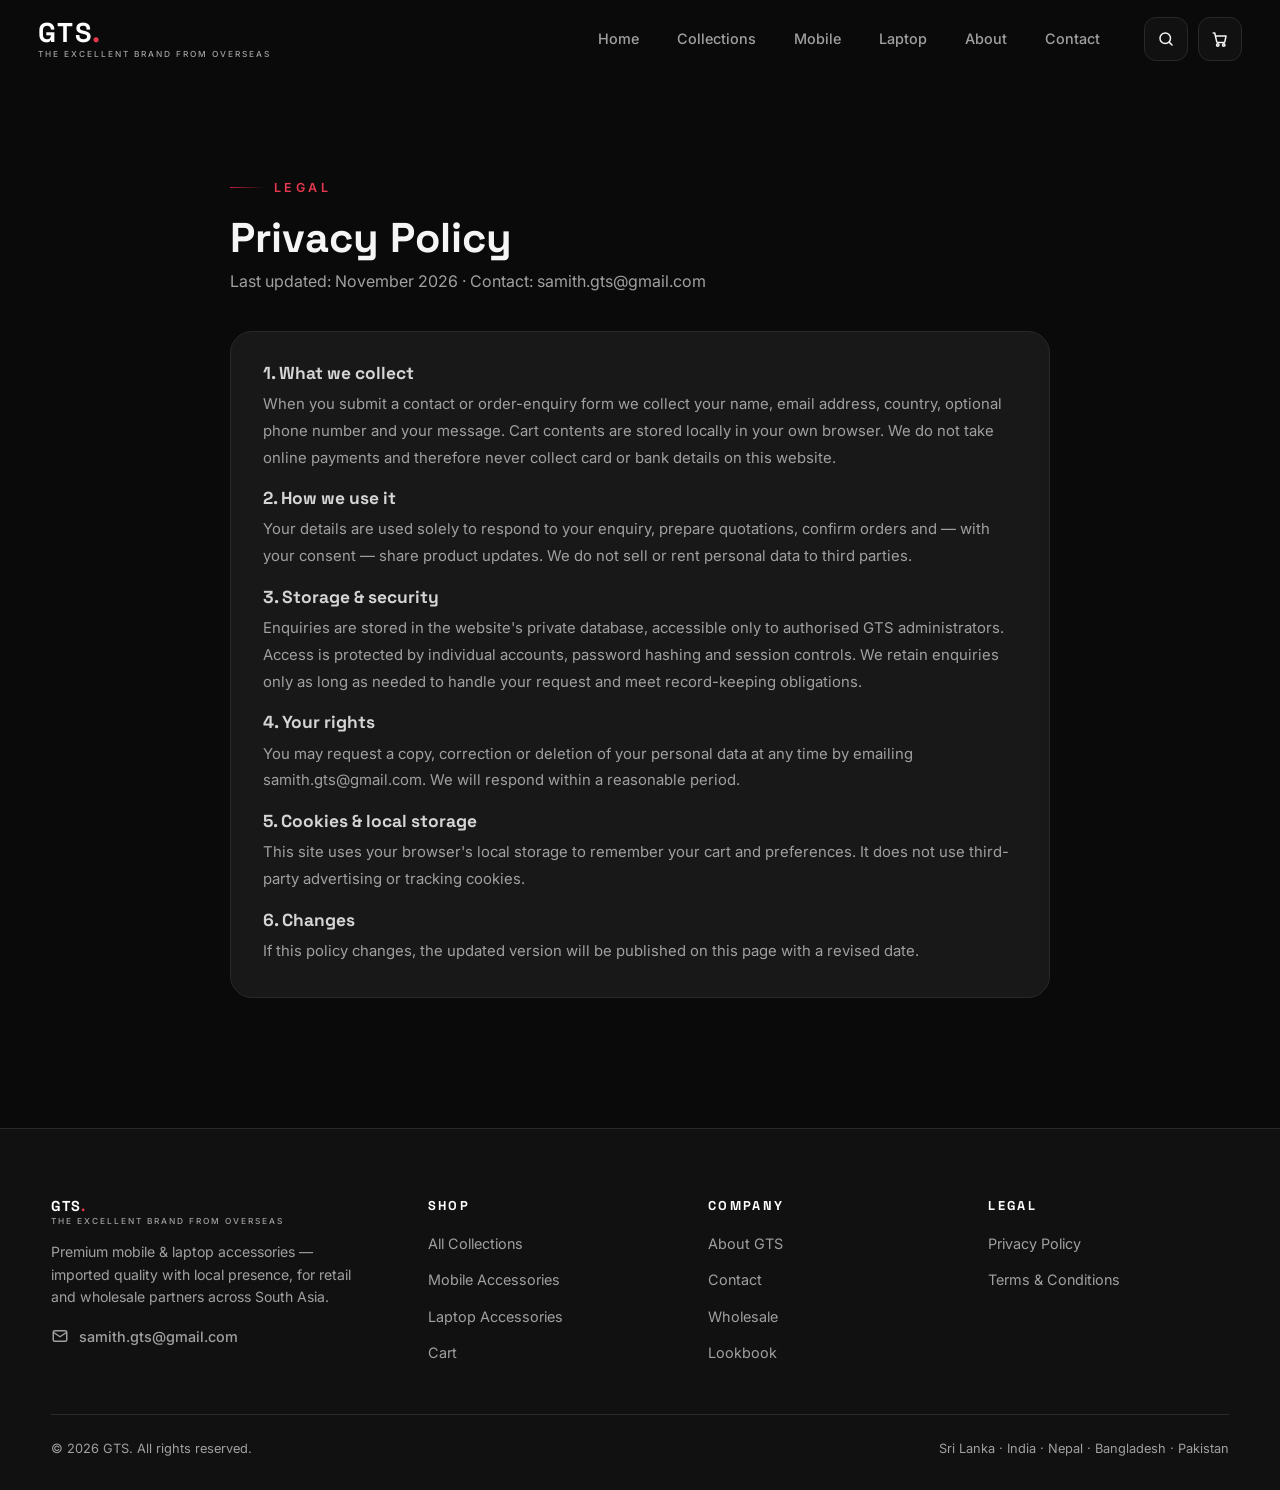
<file: privacy.html>
<!DOCTYPE html>
<html lang="en">
<head>
<meta charset="UTF-8"><meta name="viewport" content="width=device-width, initial-scale=1.0">
<title>Privacy Policy — GTS</title>
<meta name="description" content="How GTS collects, uses and protects your personal information.">
<link href="https://fonts.googleapis.com/css2?family=Space+Grotesk:wght@500;700&family=Inter:wght@400;500;600&display=swap" rel="stylesheet">
<link rel="stylesheet" href="css/style.css">
<link rel="icon" href="data:image/svg+xml,<svg xmlns='http://www.w3.org/2000/svg' viewBox='0 0 32 32'><rect width='32' height='32' rx='7' fill='%230A0A0A'/><text x='16' y='22' font-family='sans-serif' font-size='15' font-weight='700' fill='white' text-anchor='middle'>G</text><circle cx='23' cy='9' r='3' fill='%23C41E3A'/></svg>">
</head>
<body data-page="">
<div id="app-header"></div>
<main class="page container" style="padding:170px 0 90px;max-width:820px">
  <p class="eyebrow">Legal</p><h1 style="font-size:2.6rem;margin-bottom:8px">Privacy Policy</h1>
  <p class="muted" style="margin-bottom:36px">Last updated: November 2026 · Contact: samith.gts@gmail.com</p>
  <div class="info-card" style="line-height:1.8;font-size:.93rem;color:#d5d5d5;display:flex;flex-direction:column;gap:18px">
    <div><h3 style="margin-bottom:8px">1. What we collect</h3><p class="muted">When you submit a contact or order-enquiry form we collect your name, email address, country, optional phone number and your message. Cart contents are stored locally in your own browser. We do not take online payments and therefore never collect card or bank details on this website.</p></div>
    <div><h3 style="margin-bottom:8px">2. How we use it</h3><p class="muted">Your details are used solely to respond to your enquiry, prepare quotations, confirm orders and — with your consent — share product updates. We do not sell or rent personal data to third parties.</p></div>
    <div><h3 style="margin-bottom:8px">3. Storage &amp; security</h3><p class="muted">Enquiries are stored in the website's private database, accessible only to authorised GTS administrators. Access is protected by individual accounts, password hashing and session controls. We retain enquiries only as long as needed to handle your request and meet record-keeping obligations.</p></div>
    <div><h3 style="margin-bottom:8px">4. Your rights</h3><p class="muted">You may request a copy, correction or deletion of your personal data at any time by emailing samith.gts@gmail.com. We will respond within a reasonable period.</p></div>
    <div><h3 style="margin-bottom:8px">5. Cookies &amp; local storage</h3><p class="muted">This site uses your browser's local storage to remember your cart and preferences. It does not use third-party advertising or tracking cookies.</p></div>
    <div><h3 style="margin-bottom:8px">6. Changes</h3><p class="muted">If this policy changes, the updated version will be published on this page with a revised date.</p></div>
  </div>
</main>
<div id="app-footer"></div>
<script src="js/data.js"></script><script src="js/main.js"></script>
</body>
</html>
</file>
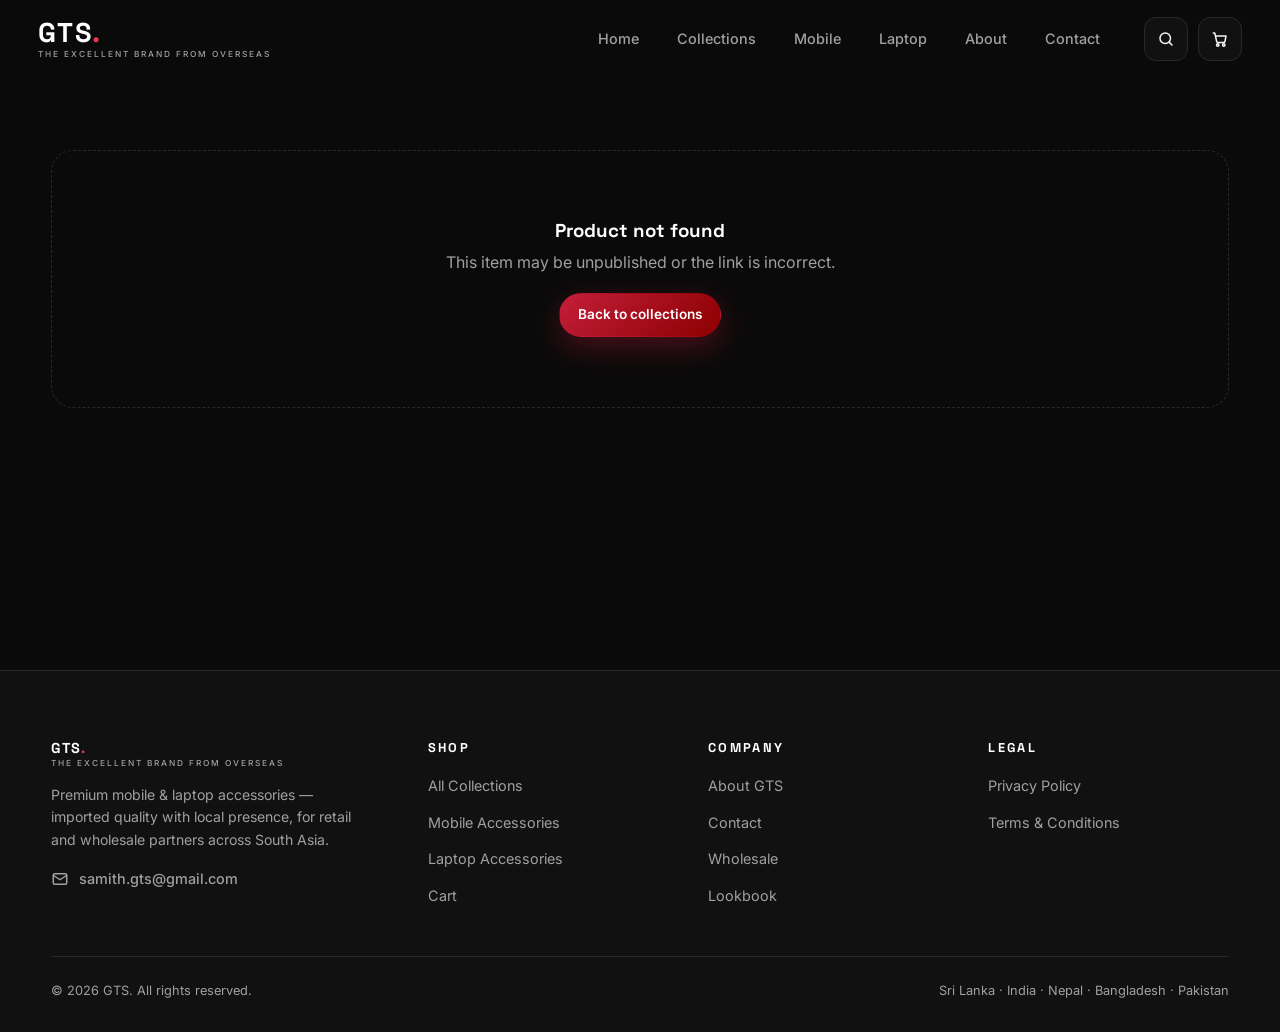
<file: product.html>
<!DOCTYPE html>
<html lang="en">
<head>
<meta charset="UTF-8"><meta name="viewport" content="width=device-width, initial-scale=1.0">
<title>Product — GTS</title>
<meta name="description" content="GTS premium accessory — full specifications, wholesale tiers and order enquiry.">
<link href="https://fonts.googleapis.com/css2?family=Space+Grotesk:wght@500;700&family=Inter:wght@400;500;600&display=swap" rel="stylesheet">
<link rel="stylesheet" href="css/style.css">
<link rel="icon" href="data:image/svg+xml,<svg xmlns='http://www.w3.org/2000/svg' viewBox='0 0 32 32'><rect width='32' height='32' rx='7' fill='%230A0A0A'/><text x='16' y='22' font-family='sans-serif' font-size='15' font-weight='700' fill='white' text-anchor='middle'>G</text><circle cx='23' cy='9' r='3' fill='%23C41E3A'/></svg>">
</head>
<body data-page="">
<div id="app-header"></div>
<main class="page container" style="padding:150px 0 40px" id="pdRoot"></main>
<div id="app-footer"></div>
<script src="js/data.js"></script><script src="js/main.js"></script>
<script>
document.addEventListener('DOMContentLoaded', () => {
  const slug = new URLSearchParams(location.search).get('slug');
  const p = gtsBySlug(slug);
  const root = document.getElementById('pdRoot');
  if (!p || p.status !== 'published'){
    document.title = 'Product not found — GTS';
    root.innerHTML = `<div class="empty-state"><h3>Product not found</h3><p>This item may be unpublished or the link is incorrect.</p>
      <a class="btn btn-primary btn-sm" href="collections.html" style="margin-top:18px">Back to collections</a></div>`;
    return;
  }
  const eff = p.sale && p.sale < p.price ? p.sale : p.price;
  const pct = salePct(p);
  document.title = `${p.name} — GTS`;
  const specs = Object.entries(p.specs || {}).map(([k,v]) => `<div class="spec"><span>${k}</span><b>${v}</b></div>`).join('');
  const tiers = GTS_BRAND.wholesaleTiers.map(t => {
    const w = gtsWholesalePrice(p, t.min);
    return `<tr><td>${t.label}</td><td><b>${money(w.unit)}</b> / unit</td><td>${t.discount}</td></tr>`;
  }).join('');
  root.innerHTML = `
  <nav class="muted" style="font-size:.8rem;margin-bottom:30px" aria-label="Breadcrumb">
    <a href="index.html">Home</a> / <a href="collections.html">Collections</a> /
    <a href="collections.html?cat=${p.category}">${p.category==='mobile'?'Mobile':'Laptop'}</a> / <span style="color:#fff">${p.name}</span>
  </nav>
  <div class="pd-grid">
    <div class="pd-media" data-tilt><div class="art-wrap">${productArt(p.art)}</div>
      <p class="muted" style="font-size:.74rem;text-align:center;margin-top:14px">Original illustrated artwork — licensed product photography in progress</p>
    </div>
    <div class="pd-info">
      <span class="pc-cat">${p.category==='mobile'?'Mobile Accessories':'Laptop Accessories'} · ${p.type}</span>
      <h1>${p.name}</h1>
      <div>${p.isNew?'<span class="badge badge-new" style="margin-right:6px">New Arrival</span>':''}${pct?`<span class="badge badge-sale">−${pct}% Limited Offer</span>`:''}</div>
      <div class="pd-price"><b id="pdPrice">${money(eff)}</b>${pct?`<s>${money(p.price)}</s><span class="save">SAVE ${pct}%</span>`:''}</div>
      <p class="muted" style="font-size:.85rem">Unit price · wholesale tiers below apply automatically at quantity</p>
      ${stockLabel(p)}
      <p class="pd-desc">${p.desc}</p>
      <div class="wholesale-box">
        <h4>Wholesale pricing</h4>
        <table class="tier-table" style="font-size:.86rem">
          <thead><tr><th>Tier</th><th>Unit price</th><th>Saving</th></tr></thead><tbody>${tiers}</tbody>
        </table>
      </div>
      <div class="pd-specs">${specs}</div>
      <div class="qty-row">
        <div class="qty">
          <button id="qMinus" aria-label="Decrease quantity">−</button>
          <input id="qInput" value="1" inputmode="numeric" aria-label="Quantity">
          <button id="qPlus" aria-label="Increase quantity">+</button>
        </div>
        <button class="btn btn-primary" id="pdAdd" ${p.stock==='out'?'disabled':''}>${p.stock==='out'?'Out of stock':'Add to Cart'}</button>
      </div>
      <p class="pc-wholesale" id="tierNote" style="font-size:.82rem"></p>
      <p class="muted" style="font-size:.8rem;margin-top:10px">No online payment yet — checkout sends a verified order enquiry to our team. We confirm stock, final pricing and delivery before anything is charged.</p>
    </div>
  </div>
  <section class="related">
    <div class="section-head"><div><p class="eyebrow">Complete the setup</p><h2 class="section-title" style="font-size:1.8rem">Related products</h2></div></div>
    <div class="product-grid" id="relatedGrid"></div>
  </section>`;
  const qtyEl = document.getElementById('qInput');
  function syncTierNote(){
    const q = Math.max(1, parseInt(qtyEl.value)||1);
    const w = gtsWholesalePrice(p, q);
    document.getElementById('tierNote').innerHTML = w.discount
      ? `✦ Wholesale tier applied at <b>${q} units</b> — unit price <b>${money(w.unit)}</b> (${Math.round(w.discount*100)}% off)`
      : `Add <b>${10 - q} more</b> to unlock wholesale pricing (10+ units)`;
    document.getElementById('pdPrice').textContent = money(q===1 ? eff : w.unit);
  }
  document.getElementById('qMinus').addEventListener('click', ()=>{ qtyEl.value = Math.max(1,(parseInt(qtyEl.value)||1)-1); syncTierNote(); });
  document.getElementById('qPlus').addEventListener('click', ()=>{ qtyEl.value = (parseInt(qtyEl.value)||1)+1; syncTierNote(); });
  qtyEl.addEventListener('input', syncTierNote); syncTierNote();
  document.getElementById('pdAdd').addEventListener('click', ()=> gtsAddToCart(p.slug, Math.max(1, parseInt(qtyEl.value)||1)));
  const rel = gtsProducts().filter(x => x.category===p.category && x.id!==p.id).slice(0,4);
  const relFill = rel.length ? rel : gtsProducts().filter(x=>x.id!==p.id).slice(0,4);
  const rg = document.getElementById('relatedGrid');
  rg.innerHTML = relFill.map((x,i)=>productCard(x,i*60)).join('');
  bindProductCards(rg); gtsReveal(); gtsTilt();
});
</script>
</body>
</html>
</file>
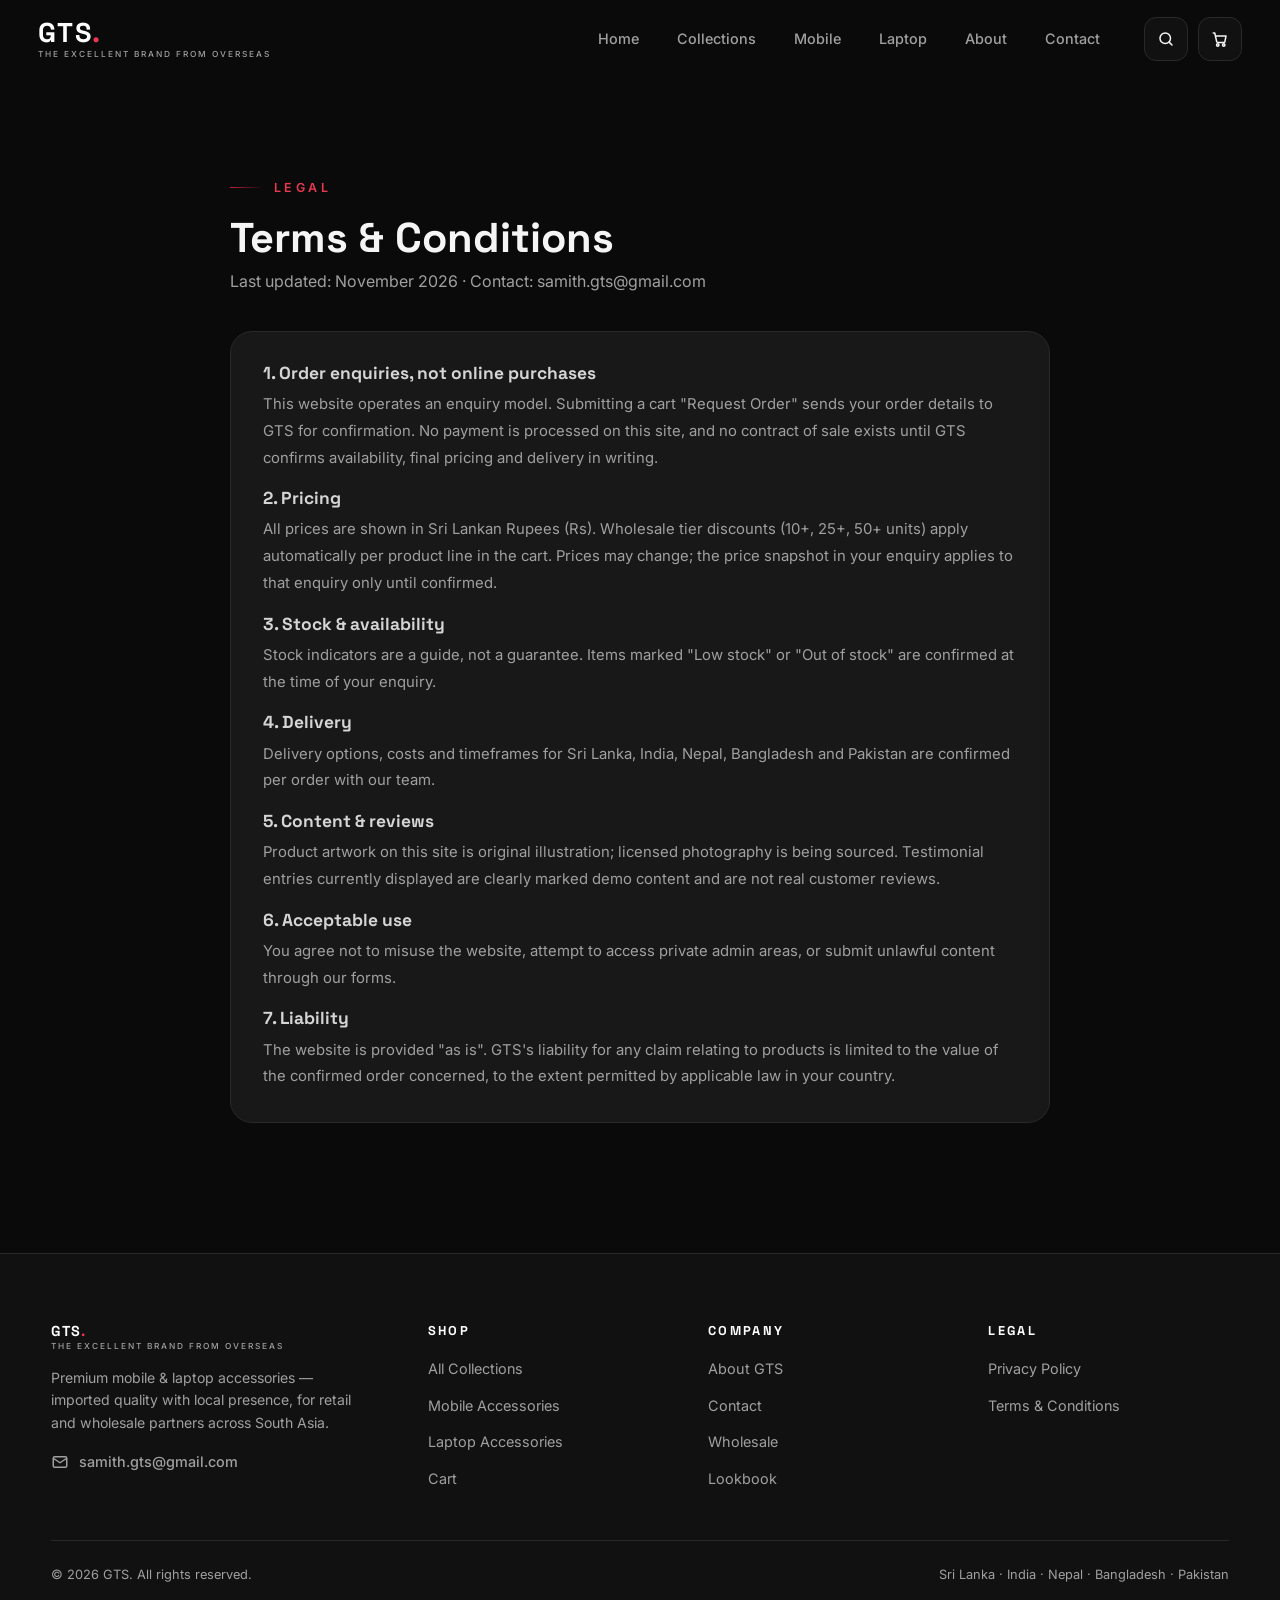
<file: terms.html>
<!DOCTYPE html>
<html lang="en">
<head>
<meta charset="UTF-8"><meta name="viewport" content="width=device-width, initial-scale=1.0">
<title>Terms &amp; Conditions — GTS</title>
<meta name="description" content="Terms governing the use of the GTS website and order-enquiry process.">
<link href="https://fonts.googleapis.com/css2?family=Space+Grotesk:wght@500;700&family=Inter:wght@400;500;600&display=swap" rel="stylesheet">
<link rel="stylesheet" href="css/style.css">
<link rel="icon" href="data:image/svg+xml,<svg xmlns='http://www.w3.org/2000/svg' viewBox='0 0 32 32'><rect width='32' height='32' rx='7' fill='%230A0A0A'/><text x='16' y='22' font-family='sans-serif' font-size='15' font-weight='700' fill='white' text-anchor='middle'>G</text><circle cx='23' cy='9' r='3' fill='%23C41E3A'/></svg>">
</head>
<body data-page="">
<div id="app-header"></div>
<main class="page container" style="padding:170px 0 90px;max-width:820px">
  <p class="eyebrow">Legal</p><h1 style="font-size:2.6rem;margin-bottom:8px">Terms &amp; Conditions</h1>
  <p class="muted" style="margin-bottom:36px">Last updated: November 2026 · Contact: samith.gts@gmail.com</p>
  <div class="info-card" style="line-height:1.8;font-size:.93rem;color:#d5d5d5;display:flex;flex-direction:column;gap:18px">
    <div><h3 style="margin-bottom:8px">1. Order enquiries, not online purchases</h3><p class="muted">This website operates an enquiry model. Submitting a cart "Request Order" sends your order details to GTS for confirmation. No payment is processed on this site, and no contract of sale exists until GTS confirms availability, final pricing and delivery in writing.</p></div>
    <div><h3 style="margin-bottom:8px">2. Pricing</h3><p class="muted">All prices are shown in Sri Lankan Rupees (Rs). Wholesale tier discounts (10+, 25+, 50+ units) apply automatically per product line in the cart. Prices may change; the price snapshot in your enquiry applies to that enquiry only until confirmed.</p></div>
    <div><h3 style="margin-bottom:8px">3. Stock &amp; availability</h3><p class="muted">Stock indicators are a guide, not a guarantee. Items marked "Low stock" or "Out of stock" are confirmed at the time of your enquiry.</p></div>
    <div><h3 style="margin-bottom:8px">4. Delivery</h3><p class="muted">Delivery options, costs and timeframes for Sri Lanka, India, Nepal, Bangladesh and Pakistan are confirmed per order with our team.</p></div>
    <div><h3 style="margin-bottom:8px">5. Content &amp; reviews</h3><p class="muted">Product artwork on this site is original illustration; licensed photography is being sourced. Testimonial entries currently displayed are clearly marked demo content and are not real customer reviews.</p></div>
    <div><h3 style="margin-bottom:8px">6. Acceptable use</h3><p class="muted">You agree not to misuse the website, attempt to access private admin areas, or submit unlawful content through our forms.</p></div>
    <div><h3 style="margin-bottom:8px">7. Liability</h3><p class="muted">The website is provided "as is". GTS's liability for any claim relating to products is limited to the value of the confirmed order concerned, to the extent permitted by applicable law in your country.</p></div>
  </div>
</main>
<div id="app-footer"></div>
<script src="js/data.js"></script><script src="js/main.js"></script>
</body>
</html>
</file>
<file: css/style.css>
/* ============================================================
   GTS — The Excellent Brand from Overseas
   Mobile & Laptop Accessories | Retail + Wholesale
   Design system: Black luxury / deep crimson
   ============================================================ */
:root{
  --bg:#0A0A0A; --bg2:#111111; --panel:#181818; --panel2:#1e1e1e;
  --crimson:#8B0000; --red:#C41E3A; --red2:#e63950;
  --text:#F5F5F5; --muted:#A0A0A0; --border:#292929;
  --font-display:'Space Grotesk',sans-serif;
  --font-body:'Inter',sans-serif;
  --radius:14px; --radius-lg:22px;
  --shadow:0 20px 60px rgba(0,0,0,.55);
  --glow:0 0 0 1px rgba(196,30,58,.35), 0 18px 50px rgba(196,30,58,.14);
}
*{margin:0;padding:0;box-sizing:border-box}
html{scroll-behavior:smooth}
body{
  background:var(--bg); color:var(--text); font-family:var(--font-body);
  line-height:1.6; overflow-x:hidden; -webkit-font-smoothing:antialiased;
}
img,svg{display:block;max-width:100%}
a{color:inherit;text-decoration:none}
button{font-family:inherit;cursor:pointer}
::selection{background:var(--red);color:#fff}
:focus-visible{outline:2px solid var(--red2);outline-offset:3px;border-radius:4px}
h1,h2,h3,h4{font-family:var(--font-display);line-height:1.1;font-weight:700}
.container{width:min(1240px,92%);margin:0 auto}
.muted{color:var(--muted)}
.eyebrow{
  display:inline-flex;align-items:center;gap:10px;font-size:.78rem;letter-spacing:.28em;
  text-transform:uppercase;color:var(--red2);font-weight:600;margin-bottom:18px;
}
.eyebrow::before{content:"";width:34px;height:1px;background:linear-gradient(90deg,var(--red),transparent)}
.section{padding:96px 0;position:relative}
.section-title{font-size:clamp(1.9rem,4vw,3rem);letter-spacing:-.02em}
.section-head{display:flex;align-items:flex-end;justify-content:space-between;gap:24px;margin-bottom:48px;flex-wrap:wrap}
.grain::after{
  content:"";position:absolute;inset:0;pointer-events:none;opacity:.5;
  background-image:radial-gradient(rgba(255,255,255,.025) 1px,transparent 1px);
  background-size:3px 3px;
}

/* ---------- Buttons ---------- */
.btn{
  display:inline-flex;align-items:center;justify-content:center;gap:10px;
  padding:15px 30px;border-radius:999px;font-weight:600;font-size:.95rem;
  border:1px solid transparent;transition:transform .25s ease,box-shadow .25s ease,background .25s ease,color .25s,border-color .25s;
  position:relative;overflow:hidden;white-space:nowrap;
}
.btn-primary{
  background:linear-gradient(135deg,var(--red),var(--crimson));color:#fff;
  box-shadow:0 10px 30px rgba(196,30,58,.35);
}
.btn-primary::after{
  content:"";position:absolute;inset:0;background:linear-gradient(115deg,transparent 30%,rgba(255,255,255,.25) 50%,transparent 70%);
  transform:translateX(-120%);transition:transform .6s ease;
}
.btn-primary:hover{transform:translateY(-3px);box-shadow:0 16px 40px rgba(196,30,58,.5)}
.btn-primary:hover::after{transform:translateX(120%)}
.btn-ghost{border-color:var(--border);color:var(--text);background:rgba(255,255,255,.02);backdrop-filter:blur(6px)}
.btn-ghost:hover{border-color:var(--red);color:var(--red2);transform:translateY(-3px)}
.btn-dark{background:var(--panel);border-color:var(--border);color:var(--text)}
.btn-dark:hover{border-color:var(--red)}
.btn-sm{padding:10px 18px;font-size:.85rem}
.btn[disabled]{opacity:.45;cursor:not-allowed;transform:none!important}
.icon-btn{
  width:44px;height:44px;border-radius:12px;display:inline-flex;align-items:center;justify-content:center;
  border:1px solid var(--border);background:rgba(255,255,255,.03);color:var(--text);position:relative;transition:.25s;
}
.icon-btn:hover{border-color:var(--red);color:var(--red2);transform:translateY(-2px)}
.cart-count{
  position:absolute;top:-7px;right:-7px;min-width:20px;height:20px;border-radius:999px;
  background:var(--red);color:#fff;font-size:.68rem;font-weight:700;display:flex;align-items:center;justify-content:center;padding:0 5px;
  box-shadow:0 4px 12px rgba(196,30,58,.6);
}

/* ---------- Header ---------- */
.site-header{
  position:fixed;top:0;left:0;right:0;z-index:100;transition:background .35s,border-color .35s,backdrop-filter .35s;
  border-bottom:1px solid transparent;
}
.site-header.scrolled{background:rgba(10,10,10,.82);backdrop-filter:blur(16px);border-color:var(--border)}
.header-inner{width:min(1360px,94%);margin:0 auto;display:flex;align-items:center;gap:28px;height:78px}
.logo{font-family:var(--font-display);font-weight:700;font-size:1.7rem;letter-spacing:.06em;display:flex;flex-direction:column;line-height:1}
.logo b{color:#fff}
.logo .logo-dot{color:var(--red2)}
.logo small{font-size:.52rem;letter-spacing:.24em;color:var(--muted);text-transform:uppercase;font-weight:500;margin-top:4px;font-family:var(--font-body)}
.main-nav{display:flex;gap:6px;margin-left:auto}
.main-nav a{
  padding:10px 16px;font-size:.9rem;color:var(--muted);border-radius:999px;position:relative;transition:color .25s;font-weight:500;
}
.main-nav a::after{
  content:"";position:absolute;left:16px;right:16px;bottom:5px;height:2px;border-radius:2px;
  background:linear-gradient(90deg,var(--red),var(--red2));transform:scaleX(0);transform-origin:left;transition:transform .3s ease;
}
.main-nav a:hover,.main-nav a.active{color:#fff}
.main-nav a:hover::after,.main-nav a.active::after{transform:scaleX(1)}
.header-actions{display:flex;align-items:center;gap:10px}
.menu-toggle{display:none;width:44px;height:44px;border-radius:12px;border:1px solid var(--border);background:rgba(255,255,255,.03);flex-direction:column;align-items:center;justify-content:center;gap:5px}
.menu-toggle span{width:18px;height:2px;background:#fff;border-radius:2px;transition:.3s}
.menu-toggle.open span:nth-child(1){transform:translateY(7px) rotate(45deg)}
.menu-toggle.open span:nth-child(2){opacity:0}
.menu-toggle.open span:nth-child(3){transform:translateY(-7px) rotate(-45deg)}

/* ---------- Hero ---------- */
.hero{min-height:100svh;display:flex;align-items:center;position:relative;overflow:hidden;padding:140px 0 80px}
.hero-bg{position:absolute;inset:0;pointer-events:none}
.hero-grid{
  position:absolute;inset:0;
  background-image:linear-gradient(rgba(255,255,255,.035) 1px,transparent 1px),linear-gradient(90deg,rgba(255,255,255,.035) 1px,transparent 1px);
  background-size:64px 64px;
  mask-image:radial-gradient(ellipse 80% 70% at 50% 40%,#000 30%,transparent 75%);
}
.hero-orb{
  position:absolute;width:640px;height:640px;border-radius:50%;
  background:radial-gradient(circle,rgba(196,30,58,.28),rgba(139,0,0,.12) 45%,transparent 70%);
  filter:blur(10px);top:-8%;right:-6%;animation:orbFloat 12s ease-in-out infinite;
}
.hero-orb2{
  position:absolute;width:420px;height:420px;border-radius:50%;bottom:-14%;left:-8%;
  background:radial-gradient(circle,rgba(196,30,58,.14),transparent 70%);filter:blur(10px);animation:orbFloat 14s ease-in-out infinite reverse;
}
@keyframes orbFloat{0%,100%{transform:translate(0,0) scale(1)}50%{transform:translate(-30px,34px) scale(1.06)}}
.hero-inner{display:grid;grid-template-columns:1.05fr .95fr;gap:56px;align-items:center;position:relative;z-index:2}
.hero h1{
  font-size:clamp(3.4rem,9vw,7.5rem);letter-spacing:-.03em;line-height:.95;font-weight:700;
}
.hero h1 .outline{
  color:transparent;-webkit-text-stroke:1.5px rgba(245,245,245,.55);display:block;
}
.hero-tagline{
  margin-top:22px;font-size:clamp(1.05rem,2.2vw,1.5rem);font-weight:600;color:#fff;display:flex;align-items:center;gap:14px;
}
.hero-tagline::before{content:"";width:44px;height:2px;background:var(--red2);border-radius:2px;flex:none}
.hero-sub{margin-top:16px;color:var(--muted);max-width:520px;font-size:1.02rem}
.hero-ctas{display:flex;gap:14px;margin-top:34px;flex-wrap:wrap}
.hero-stats{display:flex;gap:40px;margin-top:52px;flex-wrap:wrap}
.hero-stats div b{font-family:var(--font-display);font-size:1.6rem;display:block;color:#fff}
.hero-stats div span{font-size:.8rem;color:var(--muted);letter-spacing:.08em;text-transform:uppercase}

/* hero visual stack */
.hero-visual{position:relative;height:520px;perspective:1200px}
.hv-card{
  position:absolute;border-radius:var(--radius-lg);border:1px solid var(--border);
  background:linear-gradient(160deg,var(--panel),#0d0d0d);box-shadow:var(--shadow);
  transition:transform .2s ease-out;will-change:transform;
}
.hv-main{width:min(380px,80%);left:8%;top:6%;padding:26px;z-index:3}
.hv-main .art-wrap{border-radius:16px;background:radial-gradient(circle at 70% 20%,rgba(196,30,58,.22),transparent 60%),var(--bg2);padding:26px;margin-bottom:18px;border:1px solid var(--border)}
.hv-main h3{font-size:1.3rem}
.hv-price{display:flex;align-items:baseline;gap:10px;margin-top:6px}
.hv-price b{color:var(--red2);font-family:var(--font-display);font-size:1.4rem}
.hv-price s{color:var(--muted);font-size:.9rem}
.hv-tag{
  position:absolute;top:-14px;right:22px;background:var(--red);color:#fff;font-size:.68rem;font-weight:700;
  letter-spacing:.16em;padding:7px 14px;border-radius:999px;text-transform:uppercase;box-shadow:0 8px 24px rgba(196,30,58,.5);
}
.hv-float1{width:190px;right:2%;top:16%;padding:18px;z-index:2;animation:floatY 7s ease-in-out infinite}
.hv-float2{width:200px;right:10%;bottom:6%;padding:18px;z-index:4;animation:floatY 8s ease-in-out infinite reverse}
@keyframes floatY{0%,100%{transform:translateY(0)}50%{transform:translateY(-16px)}}
.hv-float1 .mini-art,.hv-float2 .mini-art{border-radius:12px;background:var(--bg2);border:1px solid var(--border);padding:14px;margin-bottom:10px}
.hv-float1 b,.hv-float2 b{font-size:.9rem;display:block}
.hv-float1 span,.hv-float2 span{font-size:.75rem;color:var(--red2);font-weight:600}
.hero-scroll{
  position:absolute;bottom:28px;left:50%;transform:translateX(-50%);color:var(--muted);font-size:.72rem;
  letter-spacing:.3em;text-transform:uppercase;display:flex;flex-direction:column;align-items:center;gap:10px;z-index:3;
}
.hero-scroll::after{content:"";width:1px;height:44px;background:linear-gradient(var(--red2),transparent);animation:scrollLine 2s ease-in-out infinite}
@keyframes scrollLine{0%{transform:scaleY(0);transform-origin:top}50%{transform:scaleY(1);transform-origin:top}51%{transform-origin:bottom}100%{transform:scaleY(0);transform-origin:bottom}}

/* ---------- Marquee ---------- */
.marquee{border-top:1px solid var(--border);border-bottom:1px solid var(--border);background:var(--bg2);overflow:hidden;padding:16px 0}
.marquee-track{display:flex;gap:56px;width:max-content;animation:marquee 26s linear infinite}
.marquee-track span{font-family:var(--font-display);font-size:.85rem;letter-spacing:.3em;text-transform:uppercase;color:var(--muted);display:flex;align-items:center;gap:56px;white-space:nowrap}
.marquee-track span i{width:6px;height:6px;border-radius:50%;background:var(--red);flex:none;font-style:normal}
@keyframes marquee{to{transform:translateX(-50%)}}

/* ---------- Category split ---------- */
.cat-grid{display:grid;grid-template-columns:1fr 1fr;gap:26px}
.cat-panel{
  position:relative;border-radius:var(--radius-lg);overflow:hidden;border:1px solid var(--border);
  min-height:440px;display:flex;flex-direction:column;justify-content:flex-end;padding:38px;
  background:linear-gradient(165deg,var(--panel),#0c0c0c);transition:transform .4s ease,border-color .4s ease,box-shadow .4s ease;isolation:isolate;
}
.cat-panel::before{
  content:"";position:absolute;inset:0;z-index:-1;opacity:0;transition:opacity .4s;
  background:radial-gradient(circle at 80% 15%,rgba(196,30,58,.28),transparent 55%);
}
.cat-panel:hover{transform:translateY(-8px);border-color:rgba(196,30,58,.5);box-shadow:var(--glow)}
.cat-panel:hover::before{opacity:1}
.cat-art{position:absolute;top:8%;right:6%;width:46%;opacity:.9;transition:transform .5s ease;filter:drop-shadow(0 24px 40px rgba(0,0,0,.6))}
.cat-panel:hover .cat-art{transform:translateY(-10px) rotate(-3deg) scale(1.04)}
.cat-panel .num{font-family:var(--font-display);font-size:.85rem;color:var(--red2);letter-spacing:.2em}
.cat-panel h3{font-size:clamp(1.9rem,3.4vw,2.7rem);margin:10px 0 8px;letter-spacing:-.01em}
.cat-panel p{color:var(--muted);max-width:340px;margin-bottom:22px}
.cat-link{display:inline-flex;align-items:center;gap:10px;font-weight:600;font-size:.92rem;color:#fff}
.cat-link .arr{width:38px;height:38px;border-radius:50%;border:1px solid var(--border);display:flex;align-items:center;justify-content:center;transition:.3s}
.cat-panel:hover .cat-link .arr{background:var(--red);border-color:var(--red);transform:translateX(6px)}

/* ---------- Product cards ---------- */
.product-grid{display:grid;grid-template-columns:repeat(auto-fill,minmax(258px,1fr));gap:22px}
.product-card{
  border:1px solid var(--border);border-radius:var(--radius-lg);overflow:hidden;background:linear-gradient(170deg,var(--panel),#0d0d0d);
  transition:transform .35s ease,border-color .35s,box-shadow .35s;display:flex;flex-direction:column;position:relative;
}
.product-card:hover{transform:translateY(-8px);border-color:rgba(196,30,58,.55);box-shadow:var(--glow)}
.pc-media{position:relative;display:block;background:radial-gradient(circle at 72% 18%,rgba(196,30,58,.18),transparent 55%),var(--bg2);padding:30px 30px 20px;border-bottom:1px solid var(--border)}
.pc-media .art-wrap{transition:transform .45s ease}
.product-card:hover .pc-media .art-wrap{transform:scale(1.06) rotate(-1.5deg)}
.pc-badges{position:absolute;top:14px;left:14px;display:flex;flex-direction:column;gap:6px;z-index:2}
.badge{font-size:.62rem;font-weight:700;letter-spacing:.14em;text-transform:uppercase;padding:5px 10px;border-radius:999px;width:max-content}
.badge-new{background:#fff;color:#0a0a0a}
.badge-sale{background:var(--red);color:#fff}
.badge-wholesale{background:rgba(196,30,58,.15);color:var(--red2);border:1px solid rgba(196,30,58,.4)}
.pc-body{padding:18px 20px 20px;display:flex;flex-direction:column;gap:6px;flex:1}
.pc-cat{font-size:.68rem;letter-spacing:.22em;color:var(--red2);text-transform:uppercase;font-weight:600}
.pc-body h3{font-size:1.05rem}
.pc-body h3 a:hover{color:var(--red2)}
.pc-type{font-size:.82rem;color:var(--muted)}
.pc-price{display:flex;align-items:baseline;gap:10px;margin-top:6px}
.pc-price b{font-family:var(--font-display);font-size:1.2rem;color:#fff}
.pc-price s{color:var(--muted);font-size:.82rem}
.pc-price .save{font-size:.7rem;color:var(--red2);font-weight:700}
.pc-wholesale{margin-top:4px;font-size:.72rem;color:var(--muted)}
.pc-wholesale b{color:var(--red2);font-weight:600}
.pc-stock{font-size:.72rem;display:flex;align-items:center;gap:6px;margin-top:2px}
.pc-stock i{width:7px;height:7px;border-radius:50%;font-style:normal}
.stock-in i{background:#3ddc84}.stock-in{color:#7ee2ae}
.stock-low i{background:#ffb020}.stock-low{color:#ffcf7d}
.stock-out i{background:var(--red2)}.stock-out{color:var(--red2)}
.pc-actions{display:flex;gap:8px;margin-top:14px}
.pc-actions .btn{flex:1}
.stock-out-row{opacity:.6}

/* ---------- Feature / why cards ---------- */
.feat-grid{display:grid;grid-template-columns:repeat(4,1fr);gap:20px}
.feat-card{
  border:1px solid var(--border);border-radius:var(--radius-lg);padding:30px 26px;background:linear-gradient(170deg,var(--panel),#0d0d0d);
  transition:transform .35s,border-color .35s;position:relative;overflow:hidden;
}
.feat-card::after{content:"";position:absolute;top:0;left:26px;right:26px;height:2px;background:linear-gradient(90deg,var(--red),transparent);opacity:0;transition:.35s}
.feat-card:hover{transform:translateY(-6px);border-color:rgba(196,30,58,.45)}
.feat-card:hover::after{opacity:1}
.feat-icon{width:52px;height:52px;border-radius:14px;background:rgba(196,30,58,.12);border:1px solid rgba(196,30,58,.35);display:flex;align-items:center;justify-content:center;margin-bottom:20px;color:var(--red2)}
.feat-card h3{font-size:1.08rem;margin-bottom:8px}
.feat-card p{font-size:.88rem;color:var(--muted)}

/* ---------- Brand story strip ---------- */
.story{
  border:1px solid var(--border);border-radius:var(--radius-lg);padding:clamp(36px,6vw,72px);position:relative;overflow:hidden;
  background:linear-gradient(140deg,var(--panel),#0c0c0c);text-align:center;
}
.story::before{content:"";position:absolute;width:520px;height:520px;border-radius:50%;top:-260px;left:50%;transform:translateX(-50%);background:radial-gradient(circle,rgba(196,30,58,.2),transparent 70%)}
.story blockquote{font-family:var(--font-display);font-size:clamp(1.4rem,3.2vw,2.3rem);max-width:820px;margin:0 auto 22px;letter-spacing:-.01em;position:relative}
.story blockquote em{color:var(--red2);font-style:normal}
.story p{max-width:640px;margin:0 auto 28px;color:var(--muted);position:relative}

/* ---------- Gallery ---------- */
.gallery-filters{display:flex;gap:10px;flex-wrap:wrap}
.chip{
  padding:10px 20px;border-radius:999px;border:1px solid var(--border);background:var(--panel);color:var(--muted);
  font-size:.85rem;font-weight:500;transition:.25s;
}
.chip:hover{border-color:var(--red);color:#fff}
.chip.active{background:var(--red);border-color:var(--red);color:#fff}
.gallery-grid{display:grid;grid-template-columns:repeat(4,1fr);gap:16px;margin-top:36px}
.g-item{
  border-radius:var(--radius);overflow:hidden;border:1px solid var(--border);position:relative;cursor:zoom-in;aspect-ratio:4/5;
  background:var(--bg2);transition:transform .35s,border-color .35s;
}
.g-item:hover{transform:translateY(-6px);border-color:rgba(196,30,58,.5)}
.g-item .g-art{position:absolute;inset:0;display:flex;align-items:center;justify-content:center;padding:20%}
.g-item figcaption{
  position:absolute;left:0;right:0;bottom:0;padding:36px 16px 14px;font-size:.78rem;color:var(--muted);
  background:linear-gradient(transparent,rgba(0,0,0,.85));display:flex;justify-content:space-between;gap:8px;
}
.g-item figcaption b{color:#fff;font-weight:600}
.lightbox{
  position:fixed;inset:0;z-index:300;background:rgba(5,5,5,.92);backdrop-filter:blur(10px);
  display:flex;align-items:center;justify-content:center;padding:24px;opacity:0;pointer-events:none;transition:opacity .3s;
}
.lightbox.open{opacity:1;pointer-events:auto}
.lightbox-card{width:min(560px,94vw);border-radius:var(--radius-lg);border:1px solid var(--border);background:var(--panel);overflow:hidden;transform:scale(.94);transition:transform .3s}
.lightbox.open .lightbox-card{transform:scale(1)}
.lightbox-art{padding:56px;background:radial-gradient(circle at 70% 20%,rgba(196,30,58,.2),transparent 60%),var(--bg2)}
.lightbox-meta{padding:20px 24px;display:flex;justify-content:space-between;align-items:center;gap:14px}
.lightbox-close{position:absolute;top:22px;right:22px}

/* ---------- Countries ---------- */
.country-grid{display:grid;grid-template-columns:repeat(5,1fr);gap:16px}
.country-card{
  border:1px solid var(--border);border-radius:var(--radius);padding:26px 18px;text-align:center;background:var(--panel);
  transition:.3s;position:relative;overflow:hidden;
}
.country-card:hover{border-color:rgba(196,30,58,.5);transform:translateY(-5px)}
.country-code{
  font-family:var(--font-display);font-weight:700;font-size:1.5rem;letter-spacing:.1em;
  width:64px;height:64px;margin:0 auto 14px;border-radius:50%;display:flex;align-items:center;justify-content:center;
  border:1px solid var(--border);color:var(--red2);background:var(--bg2);
}
.country-card b{display:block;font-size:.95rem}
.country-card span{font-size:.74rem;color:var(--muted)}
.country-note{margin-top:26px;text-align:center;font-size:.82rem;color:var(--muted)}

/* ---------- Testimonials ---------- */
.testi-grid{display:grid;grid-template-columns:repeat(3,1fr);gap:20px}
.testi-card{border:1px solid var(--border);border-radius:var(--radius-lg);padding:26px;background:linear-gradient(170deg,var(--panel),#0d0d0d);position:relative}
.testi-card .quote-mark{font-family:var(--font-display);font-size:3rem;line-height:1;color:var(--red);opacity:.6}
.testi-card p{font-size:.92rem;color:#d9d9d9;margin:8px 0 18px}
.testi-who{display:flex;align-items:center;gap:12px}
.testi-av{width:42px;height:42px;border-radius:50%;background:linear-gradient(135deg,var(--red),var(--crimson));display:flex;align-items:center;justify-content:center;font-weight:700;font-family:var(--font-display);font-size:.9rem;flex:none}
.testi-who b{display:block;font-size:.9rem}
.testi-who span{font-size:.74rem;color:var(--muted)}
.demo-flag{
  display:inline-block;font-size:.62rem;font-weight:700;letter-spacing:.12em;color:var(--red2);
  border:1px dashed rgba(196,30,58,.55);padding:4px 10px;border-radius:6px;margin-top:14px;text-transform:uppercase;
}
.stars{color:var(--red2);letter-spacing:3px;font-size:.85rem}

/* ---------- Wholesale band ---------- */
.band{
  border-radius:var(--radius-lg);border:1px solid rgba(196,30,58,.4);padding:clamp(34px,5vw,60px);
  background:linear-gradient(120deg,rgba(139,0,0,.25),rgba(196,30,58,.08) 55%,transparent),var(--panel);
  display:grid;grid-template-columns:1.2fr .8fr;gap:40px;align-items:center;position:relative;overflow:hidden;
}
.band h2{font-size:clamp(1.7rem,3.4vw,2.6rem);letter-spacing:-.01em}
.band p{color:var(--muted);margin-top:12px;max-width:520px}
.tier-table{width:100%;border-collapse:collapse;font-size:.88rem}
.tier-table th,.tier-table td{padding:13px 16px;border-bottom:1px solid var(--border);text-align:left}
.tier-table th{color:var(--muted);font-size:.72rem;letter-spacing:.14em;text-transform:uppercase;font-weight:600}
.tier-table td b{color:var(--red2);font-family:var(--font-display)}

/* ---------- Footer ---------- */
.site-footer{border-top:1px solid var(--border);background:var(--bg2);padding:70px 0 30px;margin-top:40px}
.footer-grid{display:grid;grid-template-columns:1.4fr 1fr 1fr 1fr;gap:40px;margin-bottom:48px}
.footer-grid h4{font-size:.8rem;letter-spacing:.18em;text-transform:uppercase;color:#fff;margin-bottom:18px}
.footer-grid ul{list-style:none;display:flex;flex-direction:column;gap:11px}
.footer-grid a{color:var(--muted);font-size:.9rem;transition:.25s}
.footer-grid a:hover{color:var(--red2);padding-left:4px}
.footer-bottom{border-top:1px solid var(--border);padding-top:24px;display:flex;justify-content:space-between;gap:16px;flex-wrap:wrap;font-size:.8rem;color:var(--muted)}
.footer-mail{display:inline-flex;align-items:center;gap:10px;margin-top:16px;color:#fff;font-weight:500}
.footer-mail:hover{color:var(--red2)}

/* ---------- Page hero (inner pages) ---------- */
.page-hero{padding:170px 0 70px;position:relative;overflow:hidden}
.page-hero .hero-grid{opacity:.7}
.page-hero h1{font-size:clamp(2.4rem,6vw,4.4rem);letter-spacing:-.02em;position:relative}
.page-hero p{color:var(--muted);max-width:560px;margin-top:16px;font-size:1.02rem;position:relative}

/* ---------- Filters bar ---------- */
.filter-bar{
  display:flex;gap:14px;align-items:center;flex-wrap:wrap;border:1px solid var(--border);border-radius:var(--radius-lg);
  padding:16px;background:var(--panel);margin-bottom:36px;position:sticky;top:92px;z-index:50;
}
.filter-bar .chip.active{background:var(--red);border-color:var(--red);color:#fff}
.search-input{
  flex:1;min-width:220px;display:flex;align-items:center;gap:10px;border:1px solid var(--border);border-radius:999px;
  padding:0 18px;background:var(--bg2);
}
.search-input input{flex:1;background:none;border:none;color:var(--text);padding:12px 0;font-size:.92rem;outline:none;font-family:inherit}
.search-input input::placeholder{color:var(--muted)}
select.select{
  background:var(--bg2);border:1px solid var(--border);color:var(--text);padding:11px 16px;border-radius:999px;
  font-family:inherit;font-size:.88rem;outline:none;
}
.empty-state{border:1px dashed var(--border);border-radius:var(--radius-lg);padding:70px 30px;text-align:center;color:var(--muted)}
.empty-state h3{color:#fff;margin-bottom:8px}

/* ---------- Product detail ---------- */
.pd-grid{display:grid;grid-template-columns:1.05fr .95fr;gap:56px;align-items:start}
.pd-media{border:1px solid var(--border);border-radius:var(--radius-lg);background:radial-gradient(circle at 72% 18%,rgba(196,30,58,.2),transparent 55%),var(--bg2);padding:56px;position:sticky;top:110px}
.pd-info .pc-cat{font-size:.75rem}
.pd-info h1{font-size:clamp(1.9rem,4vw,3rem);margin:10px 0 6px;letter-spacing:-.02em}
.pd-price{display:flex;align-items:baseline;gap:14px;margin:20px 0 6px}
.pd-price b{font-family:var(--font-display);font-size:2.1rem;color:#fff}
.pd-price s{color:var(--muted);font-size:1.1rem}
.pd-price .save{background:rgba(196,30,58,.15);border:1px solid rgba(196,30,58,.4);color:var(--red2);font-size:.75rem;font-weight:700;padding:5px 12px;border-radius:999px}
.pd-desc{color:var(--muted);margin:16px 0 26px}
.wholesale-box{border:1px solid var(--border);border-radius:var(--radius);overflow:hidden;margin:26px 0}
.wholesale-box h4{padding:14px 20px;background:var(--panel);font-size:.75rem;letter-spacing:.18em;text-transform:uppercase;border-bottom:1px solid var(--border)}
.pd-specs{display:grid;grid-template-columns:1fr 1fr;gap:10px;margin:26px 0}
.spec{border:1px solid var(--border);border-radius:10px;padding:13px 16px;background:var(--panel)}
.spec span{font-size:.7rem;color:var(--muted);text-transform:uppercase;letter-spacing:.12em;display:block}
.spec b{font-size:.9rem;font-weight:600}
.qty-row{display:flex;gap:14px;align-items:center;flex-wrap:wrap;margin:26px 0}
.qty{display:flex;align-items:center;border:1px solid var(--border);border-radius:999px;background:var(--panel);overflow:hidden}
.qty button{width:44px;height:48px;background:none;border:none;color:#fff;font-size:1.2rem;transition:.2s}
.qty button:hover{color:var(--red2)}
.qty input{width:52px;text-align:center;background:none;border:none;color:#fff;font-size:1rem;font-family:inherit;outline:none}
.size-row{display:flex;gap:10px;flex-wrap:wrap;margin-top:12px}
.size-chip{padding:10px 18px;border-radius:10px;border:1px solid var(--border);background:var(--panel);color:var(--muted);font-size:.85rem;transition:.2s}
.size-chip:hover{border-color:var(--red);color:#fff}
.size-chip.sel{background:var(--red);border-color:var(--red);color:#fff;font-weight:600}
.related{margin-top:100px}

/* ---------- Cart ---------- */
.cart-layout{display:grid;grid-template-columns:1.5fr .9fr;gap:32px;align-items:start}
.cart-item{
  display:grid;grid-template-columns:96px 1fr auto;gap:18px;border:1px solid var(--border);border-radius:var(--radius);
  padding:16px;background:var(--panel);margin-bottom:14px;align-items:center;
}
.cart-item .ci-art{border-radius:10px;background:var(--bg2);border:1px solid var(--border);padding:12px}
.cart-item h4{font-size:.98rem}
.cart-item .ci-meta{font-size:.78rem;color:var(--muted);margin:4px 0 10px}
.ci-right{text-align:right;display:flex;flex-direction:column;align-items:flex-end;gap:10px}
.ci-right b{font-family:var(--font-display);font-size:1.05rem}
.link-btn{background:none;border:none;color:var(--muted);font-size:.78rem;text-decoration:underline;text-underline-offset:3px}
.link-btn:hover{color:var(--red2)}
.summary{border:1px solid var(--border);border-radius:var(--radius-lg);background:var(--panel);padding:28px;position:sticky;top:110px}
.summary h3{margin-bottom:20px;font-size:1.15rem}
.sum-row{display:flex;justify-content:space-between;padding:9px 0;font-size:.92rem;color:var(--muted)}
.sum-row.total{border-top:1px solid var(--border);margin-top:12px;padding-top:16px;color:#fff;font-weight:700;font-size:1.06rem}
.sum-row .free{color:#3ddc84;font-weight:600}
.wholesale-note{
  margin-top:14px;font-size:.78rem;border:1px dashed rgba(196,30,58,.45);border-radius:10px;padding:12px 14px;color:var(--red2);
  background:rgba(196,30,58,.06);
}

/* ---------- Forms ---------- */
.form-grid{display:grid;grid-template-columns:1fr 1fr;gap:16px}
.field{display:flex;flex-direction:column;gap:7px}
.field.full{grid-column:1/-1}
.field label{font-size:.8rem;font-weight:600;letter-spacing:.04em;color:#ddd}
.field input,.field textarea,.field select{
  background:var(--bg2);border:1px solid var(--border);border-radius:12px;padding:13px 16px;color:var(--text);
  font-family:inherit;font-size:.93rem;outline:none;transition:border-color .25s;width:100%;
}
.field input:focus,.field textarea:focus,.field select:focus{border-color:var(--red)}
.field .err{font-size:.74rem;color:var(--red2);display:none}
.field.invalid input,.field.invalid textarea,.field.invalid select{border-color:var(--red2)}
.field.invalid .err{display:block}
.form-success{
  display:none;border:1px solid rgba(61,220,132,.4);background:rgba(61,220,132,.08);border-radius:var(--radius);
  padding:22px;margin-top:20px;
}
.form-success.show{display:block}
.form-success h4{color:#7ee2ae;margin-bottom:6px}

/* ---------- Modal / toast / misc ---------- */
.modal-backdrop{position:fixed;inset:0;z-index:250;background:rgba(5,5,5,.8);backdrop-filter:blur(8px);display:flex;align-items:center;justify-content:center;padding:20px;opacity:0;pointer-events:none;transition:opacity .3s}
.modal-backdrop.open{opacity:1;pointer-events:auto}
.modal{width:min(760px,96vw);max-height:90vh;overflow:auto;border-radius:var(--radius-lg);border:1px solid var(--border);background:var(--panel);transform:translateY(18px) scale(.98);transition:transform .3s}
.modal-backdrop.open .modal{transform:none}
.modal-head{display:flex;justify-content:space-between;align-items:center;padding:22px 26px;border-bottom:1px solid var(--border);position:sticky;top:0;background:var(--panel);z-index:2}
.modal-head h3{font-size:1.15rem}
.modal-body{padding:26px}
.modal-close{background:none;border:1px solid var(--border);width:38px;height:38px;border-radius:10px;color:#fff;font-size:1rem;transition:.25s}
.modal-close:hover{border-color:var(--red);color:var(--red2)}
#toast{
  position:fixed;bottom:26px;left:50%;transform:translate(-50%,80px);z-index:400;background:var(--panel);
  border:1px solid rgba(196,30,58,.5);border-radius:12px;padding:14px 22px;font-size:.9rem;box-shadow:var(--shadow);
  transition:transform .35s ease;display:flex;align-items:center;gap:10px;max-width:92vw;
}
#toast.show{transform:translate(-50%,0)}
#toast .dot{width:8px;height:8px;border-radius:50%;background:var(--red2);flex:none}
.reveal{opacity:0;transform:translateY(28px);transition:opacity .7s ease,transform .7s ease}
.reveal.visible{opacity:1;transform:none}
.page{min-height:70vh}

/* ---------- Contact page extras ---------- */
.contact-grid{display:grid;grid-template-columns:.9fr 1.1fr;gap:40px;align-items:start}
.info-card{border:1px solid var(--border);border-radius:var(--radius-lg);background:var(--panel);padding:32px}
.info-row{display:flex;gap:16px;align-items:flex-start;padding:16px 0;border-bottom:1px solid var(--border)}
.info-row:last-child{border:none}
.info-icon{width:44px;height:44px;border-radius:12px;background:rgba(196,30,58,.12);border:1px solid rgba(196,30,58,.35);display:flex;align-items:center;justify-content:center;color:var(--red2);flex:none}
.info-row b{display:block;font-size:.92rem}
.info-row span{font-size:.85rem;color:var(--muted)}

/* ---------- About ---------- */
.about-grid{display:grid;grid-template-columns:1fr 1fr;gap:48px;align-items:center}
.about-visual{border-radius:var(--radius-lg);border:1px solid var(--border);background:radial-gradient(circle at 70% 20%,rgba(196,30,58,.24),transparent 55%),var(--bg2);padding:56px;position:relative;overflow:hidden}
.timeline{border-left:1px solid var(--border);margin:40px 0 0 8px;display:flex;flex-direction:column;gap:34px}
.tl-item{position:relative;padding-left:36px}
.tl-item::before{content:"";position:absolute;left:-6px;top:6px;width:11px;height:11px;border-radius:50%;background:var(--red);box-shadow:0 0 0 5px rgba(196,30,58,.18)}
.tl-item b{font-family:var(--font-display);color:var(--red2);font-size:.85rem;letter-spacing:.14em}
.tl-item h4{margin:6px 0}
.tl-item p{color:var(--muted);font-size:.9rem}

/* ---------- Admin ---------- */
.admin-shell{display:grid;grid-template-columns:250px 1fr;min-height:100vh}
.admin-side{border-right:1px solid var(--border);background:var(--bg2);padding:26px 18px;display:flex;flex-direction:column;gap:6px;position:sticky;top:0;height:100vh}
.admin-side .logo{margin-bottom:24px}
.admin-nav-btn{
  display:flex;align-items:center;gap:12px;width:100%;text-align:left;padding:12px 16px;border-radius:12px;border:1px solid transparent;
  background:none;color:var(--muted);font-size:.9rem;font-weight:500;transition:.2s;
}
.admin-nav-btn:hover{color:#fff;background:rgba(255,255,255,.04)}
.admin-nav-btn.active{background:rgba(196,30,58,.14);border-color:rgba(196,30,58,.4);color:#fff}
.admin-main{padding:34px 38px;background:var(--bg)}
.admin-topbar{display:flex;justify-content:space-between;align-items:center;margin-bottom:30px;gap:16px;flex-wrap:wrap}
.admin-topbar h1{font-size:1.5rem}
.stat-grid{display:grid;grid-template-columns:repeat(4,1fr);gap:16px;margin-bottom:30px}
.stat-card{border:1px solid var(--border);border-radius:var(--radius);background:var(--panel);padding:22px}
.stat-card span{font-size:.72rem;letter-spacing:.16em;text-transform:uppercase;color:var(--muted)}
.stat-card b{display:block;font-family:var(--font-display);font-size:2rem;margin-top:6px}
.stat-card .up{color:var(--red2);font-size:.78rem}
.admin-table{width:100%;border-collapse:collapse;font-size:.87rem}
.admin-table th{text-align:left;padding:13px 14px;font-size:.7rem;letter-spacing:.14em;text-transform:uppercase;color:var(--muted);border-bottom:1px solid var(--border)}
.admin-table td{padding:13px 14px;border-bottom:1px solid var(--border);vertical-align:middle}
.admin-table tr:hover td{background:rgba(255,255,255,.02)}
.status-pill{font-size:.68rem;font-weight:700;letter-spacing:.1em;text-transform:uppercase;padding:5px 11px;border-radius:999px}
.status-pub{background:rgba(61,220,132,.12);color:#7ee2ae;border:1px solid rgba(61,220,132,.3)}
.status-draft{background:rgba(255,176,32,.1);color:#ffcf7d;border:1px solid rgba(255,176,32,.3)}
.status-pend{background:rgba(196,30,58,.12);color:var(--red2);border:1px solid rgba(196,30,58,.35)}
.status-arch{background:rgba(160,160,160,.1);color:var(--muted);border:1px solid var(--border)}
.admin-login-wrap{min-height:100vh;display:flex;align-items:center;justify-content:center;padding:24px;position:relative;overflow:hidden}
.admin-login-card{width:min(430px,100%);border:1px solid var(--border);border-radius:var(--radius-lg);background:var(--panel);padding:40px;position:relative;z-index:2;box-shadow:var(--shadow)}
.admin-login-card .logo{margin-bottom:8px}
.login-note{font-size:.76rem;color:var(--muted);border:1px dashed var(--border);border-radius:10px;padding:12px;margin-top:18px}
.login-err{display:none;background:rgba(196,30,58,.1);border:1px solid rgba(196,30,58,.4);color:var(--red2);border-radius:10px;padding:11px 14px;font-size:.84rem;margin-top:14px}
.login-err.show{display:block}
.view{display:none}
.view.active{display:block}
.gal-admin-grid{display:grid;grid-template-columns:repeat(auto-fill,minmax(190px,1fr));gap:14px}
.gal-admin-item{border:1px solid var(--border);border-radius:var(--radius);overflow:hidden;background:var(--panel)}
.gal-admin-item .ga-art{padding:18px;background:var(--bg2)}
.gal-admin-item .ga-meta{padding:12px 14px;font-size:.78rem}
.gal-admin-item .ga-actions{display:flex;gap:6px;padding:0 12px 12px}
.ga-actions button{flex:1;padding:7px;border-radius:8px;border:1px solid var(--border);background:none;color:var(--muted);font-size:.74rem;transition:.2s}
.ga-actions button:hover{border-color:var(--red);color:var(--red2)}
.price-log{font-size:.82rem}
.price-log td{color:var(--muted)}
.confirm-bar{display:none;align-items:center;gap:12px;background:rgba(196,30,58,.1);border:1px solid rgba(196,30,58,.4);border-radius:12px;padding:14px 16px;margin-top:14px;font-size:.88rem}
.confirm-bar.show{display:flex}
.upload-preview{display:grid;grid-template-columns:repeat(auto-fill,minmax(120px,1fr));gap:12px;margin:14px 0}
.upload-preview .up-item{border:1px solid var(--border);border-radius:10px;overflow:hidden;background:var(--bg2)}
.upload-preview .up-item img{width:100%;height:90px;object-fit:cover}
.upload-preview .up-item input{width:100%;border:none;background:var(--panel);color:var(--muted);font-size:.7rem;padding:7px;outline:none}
.drop-zone{border:2px dashed var(--border);border-radius:var(--radius);padding:34px;text-align:center;color:var(--muted);transition:.25s;cursor:pointer}
.drop-zone:hover,.drop-zone.drag{border-color:var(--red);color:#fff;background:rgba(196,30,58,.05)}

/* scroll progress */
#scrollProgress{position:fixed;top:0;left:0;height:2px;background:linear-gradient(90deg,var(--crimson),var(--red2));z-index:200;width:0}

/* ---------- Responsive ---------- */
@media (max-width:1080px){
  .feat-grid{grid-template-columns:repeat(2,1fr)}
  .gallery-grid{grid-template-columns:repeat(3,1fr)}
  .country-grid{grid-template-columns:repeat(3,1fr)}
  .stat-grid{grid-template-columns:repeat(2,1fr)}
  .band{grid-template-columns:1fr}
}
@media (max-width:920px){
  .hero-inner{grid-template-columns:1fr;gap:44px}
  .hero-visual{height:420px}
  .pd-grid{grid-template-columns:1fr}
  .pd-media{position:static}
  .cart-layout,.contact-grid,.about-grid{grid-template-columns:1fr}
  .summary{position:static}
  .admin-shell{grid-template-columns:1fr}
  .admin-side{position:fixed;left:0;top:0;bottom:0;width:250px;z-index:120;transform:translateX(-100%);transition:transform .3s;height:100dvh}
  .admin-side.open{transform:none;box-shadow:var(--shadow)}
  .testi-grid{grid-template-columns:1fr 1fr}
}
@media (max-width:820px){
  .main-nav{
    position:fixed;top:0;right:0;bottom:0;width:min(320px,86vw);z-index:110;flex-direction:column;gap:4px;
    background:rgba(14,14,14,.97);backdrop-filter:blur(18px);border-left:1px solid var(--border);padding:110px 22px 30px;
    transform:translateX(105%);transition:transform .35s ease;margin-left:0;
  }
  .main-nav.open{transform:none;box-shadow:-20px 0 60px rgba(0,0,0,.6)}
  .main-nav a{font-size:1.05rem;padding:14px 18px}
  .menu-toggle{display:flex}
  .menu-toggle{position:relative;z-index:120}
  .menu-scrim{position:fixed;inset:0;background:rgba(0,0,0,.6);z-index:105;opacity:0;pointer-events:none;transition:opacity .3s}
  .menu-scrim.show{opacity:1;pointer-events:auto}
}
@media (max-width:640px){
  .section{padding:64px 0}
  .cat-grid{grid-template-columns:1fr}
  .cat-panel{min-height:360px;padding:26px}
  .gallery-grid{grid-template-columns:repeat(2,1fr)}
  .country-grid{grid-template-columns:repeat(2,1fr)}
  .testi-grid{grid-template-columns:1fr}
  .form-grid{grid-template-columns:1fr}
  .footer-grid{grid-template-columns:1fr 1fr}
  .hero-stats{gap:24px}
  .hv-float1{display:none}
  .pd-specs{grid-template-columns:1fr}
  .filter-bar{position:static}
  .cart-item{grid-template-columns:72px 1fr}
  .ci-right{grid-column:1/-1;flex-direction:row;justify-content:space-between;align-items:center}
  .admin-main{padding:22px 16px}
}
@media (prefers-reduced-motion:reduce){
  *,*::before,*::after{animation-duration:.01ms!important;animation-iteration-count:1!important;transition-duration:.01ms!important;scroll-behavior:auto!important}
}
</file>
